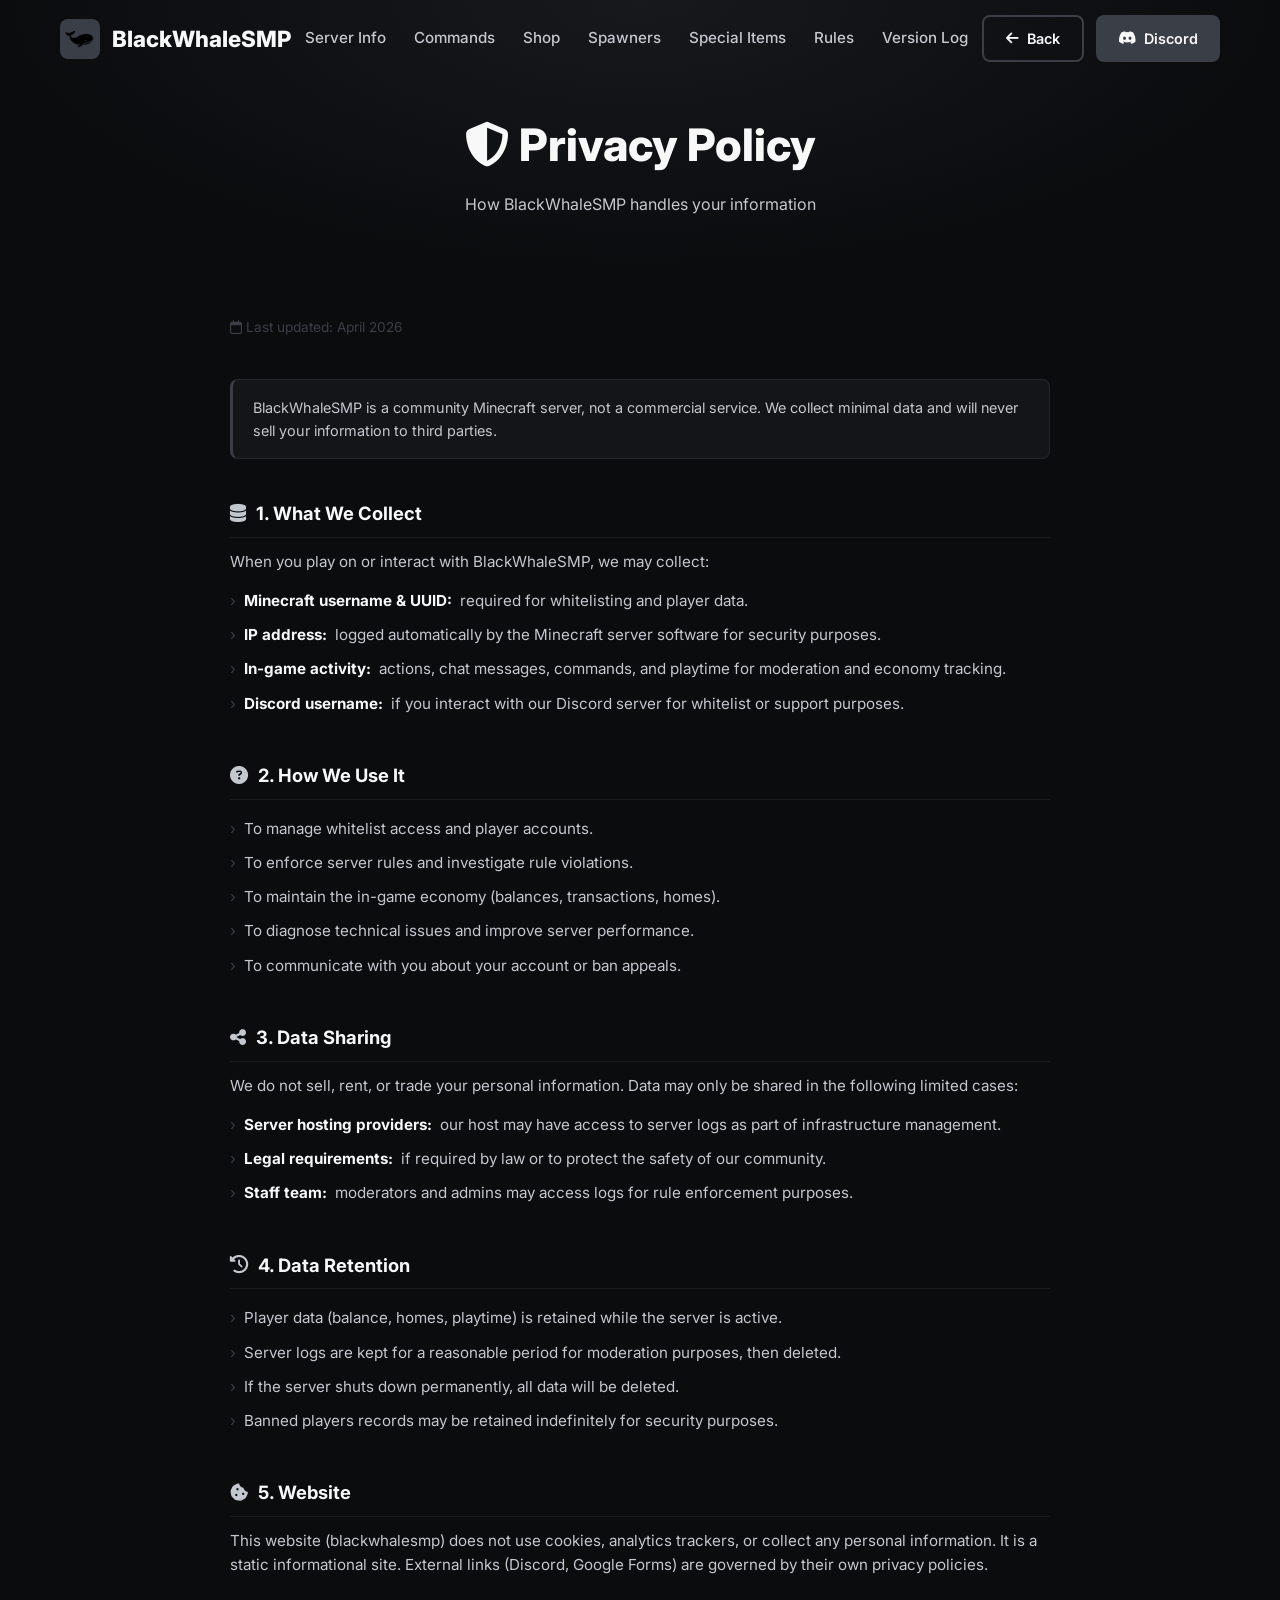
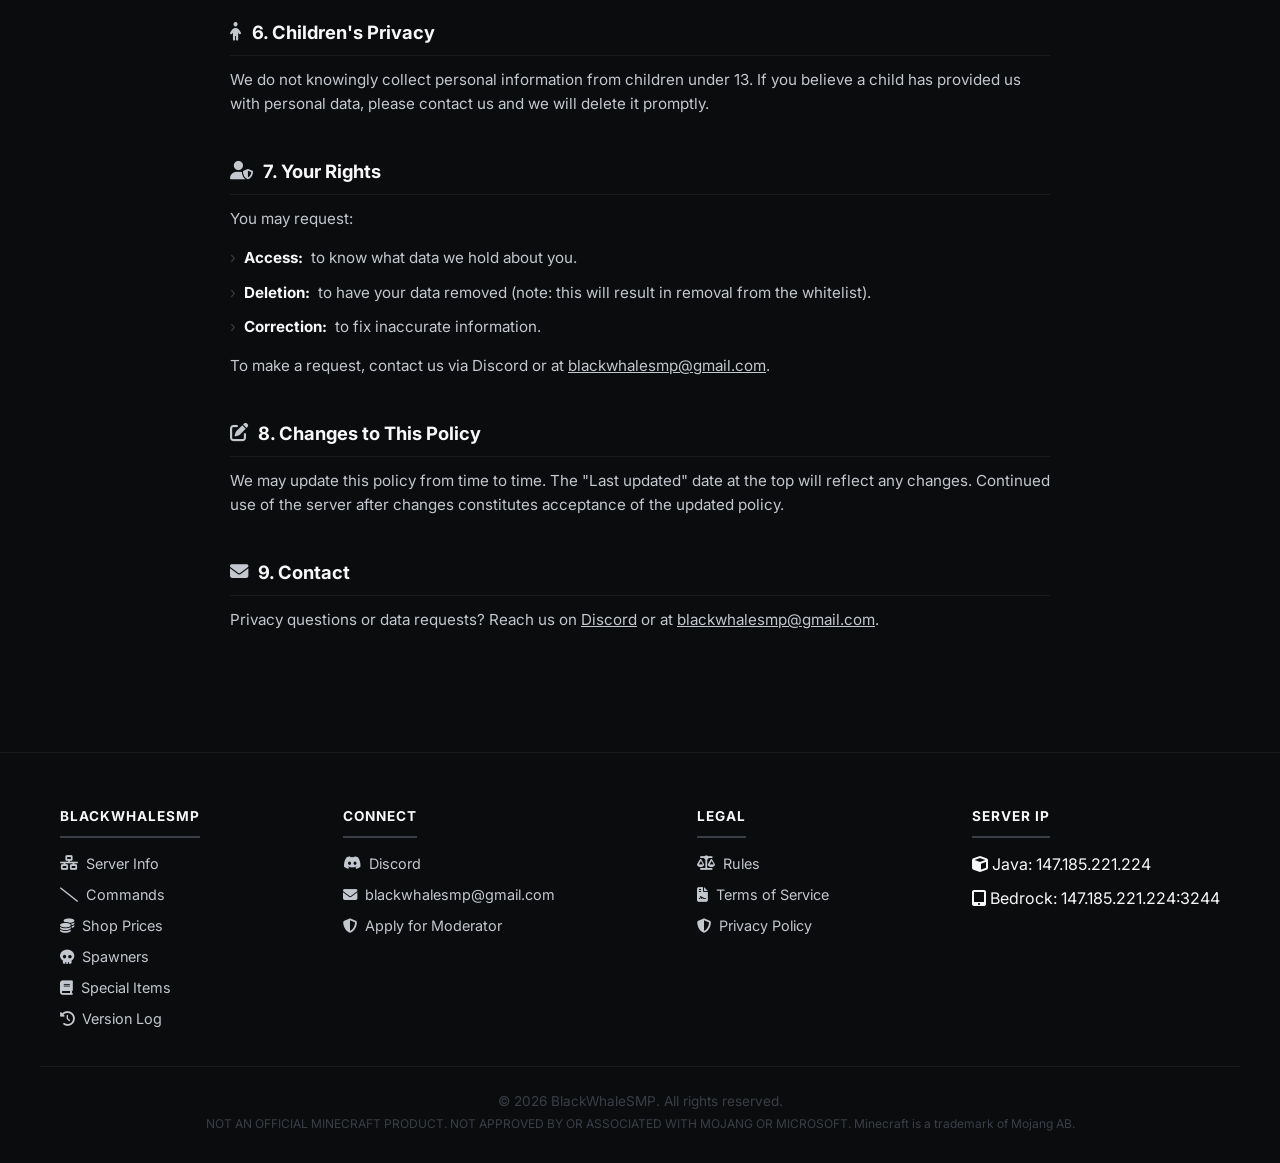
<file: privacy-policy.html>
﻿<!DOCTYPE html>
<html lang="en">
<head>
    <meta charset="UTF-8">
    <meta name="viewport" content="width=device-width, initial-scale=1.0">
    <title>Privacy Policy - BlackWhaleSMP</title>
    <link rel="canonical" href="https://blackwhalesmp.netlify.app/privacy-policy.html">
    <meta name="description" content="Privacy Policy for BlackWhaleSMP — how we handle your data.">
    <meta name="robots" content="index, follow">
    <meta property="og:type" content="website">
    <meta property="og:url" content="https://blackwhalesmp.netlify.app/privacy-policy.html">
    <meta property="og:title" content="Privacy Policy - BlackWhaleSMP">
    <meta property="og:description" content="Privacy Policy for BlackWhaleSMP — how we handle your data.">
    <meta property="og:image" content="https://blackwhalesmp.netlify.app/logo.png">
    <link rel="icon" href="logo.png" type="image/png">
    <link rel="shortcut icon" href="logo.png" type="image/png">
    <link rel="apple-touch-icon" href="logo.png">
    <link rel="preconnect" href="https://fonts.googleapis.com">
    <link rel="preconnect" href="https://fonts.gstatic.com" crossorigin>
    <link href="https://fonts.googleapis.com/css2?family=Inter:wght@300;400;500;600;700;800&display=swap" rel="stylesheet">
    <link rel="stylesheet" href="https://cdnjs.cloudflare.com/ajax/libs/font-awesome/6.4.0/css/all.min.css">
    <style>
        :root {
            --bg:      #0B0C0E;
            --surface: #1E2126;
            --muted:   #3A3F47;
            --silver:  #C3C7CE;
            --light:   #F8F8F9;
        }
        * { margin: 0; padding: 0; box-sizing: border-box; }
        body { font-family: 'Inter', sans-serif; background: var(--bg); color: var(--light); line-height: 1.6; }
        ::-webkit-scrollbar { width: 10px; }
        ::-webkit-scrollbar-track { background: var(--surface); }
        ::-webkit-scrollbar-thumb { background: var(--muted); border-radius: 5px; }
        ::-webkit-scrollbar-thumb:hover { background: var(--silver); }
        * { scrollbar-width: thin; scrollbar-color: var(--muted) var(--surface); }
        .container { max-width: 860px; margin: 0 auto; padding: 0 20px; }

        header { position: fixed; top: 0; left: 0; width: 100%; z-index: 1000; padding: 15px 0; transition: all 0.3s ease; }
        header.scrolled { background: rgba(11,12,14,0.95); backdrop-filter: blur(10px); box-shadow: 0 4px 20px rgba(0,0,0,0.4); }
        .navbar { display: flex; justify-content: space-between; align-items: center; width: 100%; max-width: 1200px; margin: 0 auto; padding: 0 20px; }
        .logo { display: flex; align-items: center; gap: 12px; font-weight: 800; font-size: 1.4rem; color: var(--light); text-decoration: none; }
        .logo-icon img { width: 40px; height: 40px; object-fit: contain; display: block; background: var(--muted); border-radius: 8px; padding: 4px; }
        .nav-links { display: flex; gap: 28px; flex: 1; justify-content: center; }
        .nav-links a { color: var(--silver); text-decoration: none; font-weight: 500; font-size: 0.95rem; position: relative; padding: 5px 0; transition: color 0.3s; }
        .nav-links a::after { content: ''; position: absolute; bottom: 0; left: 0; width: 0; height: 2px; background: var(--silver); transition: width 0.3s ease; }
        .nav-links a:hover { color: var(--light); }
        .nav-links a:hover::after { width: 100%; }
        .nav-buttons { display: flex; gap: 12px; }
        .btn { padding: 10px 22px; border-radius: 8px; font-weight: 600; font-size: 0.9rem; text-decoration: none; display: inline-flex; align-items: center; gap: 8px; transition: all 0.3s ease; cursor: pointer; border: none; font-family: 'Inter', sans-serif; white-space: nowrap; }
        .btn-primary { background: var(--muted); color: var(--light); }
        .btn-primary:hover { background: var(--silver); color: var(--bg); transform: translateY(-2px); box-shadow: 0 8px 20px rgba(0,0,0,0.3); }
        .btn-secondary { background: transparent; color: var(--light); border: 2px solid var(--muted); }
        .btn-secondary:hover { border-color: var(--silver); background: rgba(195,199,206,0.08); transform: translateY(-2px); }
        @media (max-width: 768px) { .nav-links { display: none; } }
        .hamburger { display:none; flex-direction:column; gap:5px; cursor:pointer; padding:4px; background:none; border:none; }
        .hamburger span { display:block; width:24px; height:2px; background:var(--light); border-radius:2px; transition:all 0.3s; }
        .hamburger.open span:nth-child(1) { transform:translateY(7px) rotate(45deg); }
        .hamburger.open span:nth-child(2) { opacity:0; }
        .hamburger.open span:nth-child(3) { transform:translateY(-7px) rotate(-45deg); }
        .mobile-menu { display:none; position:fixed; top:0; left:0; width:100%; height:100%; background:rgba(11,12,14,0.98); z-index:999; flex-direction:column; align-items:center; justify-content:center; gap:32px; }
        .mobile-menu.open { display:flex; }
        .mobile-menu a { color:var(--light); text-decoration:none; font-size:1.4rem; font-weight:600; transition:color 0.2s; }
        .mobile-menu a:hover { color:var(--silver); }
        .mobile-menu .mobile-menu-btns { display:flex; flex-direction:column; gap:12px; width:200px; }
        .mobile-menu .mobile-menu-btns .btn { width:100%; text-align:center; }
        @media (max-width:768px) { .nav-buttons { display:none; } .hamburger { display:flex; } }

        .doc-section { margin-bottom: 40px; }
        .doc-section h2 { font-size: 1.15rem; font-weight: 700; color: var(--light); margin-bottom: 12px; display: flex; align-items: center; gap: 10px; padding-bottom: 8px; border-bottom: 1px solid rgba(195,199,206,0.08); }
        .doc-section h2 i { color: var(--silver); }
        .doc-section p { color: var(--silver); font-size: 0.95rem; margin-bottom: 10px; }
        .doc-section ul { list-style: none; margin: 10px 0; }
        .doc-section ul li { color: var(--silver); font-size: 0.95rem; padding: 5px 0; display: flex; align-items: flex-start; gap: 8px; }
        .doc-section ul li::before { content: "›"; color: var(--muted); flex-shrink: 0; }
        .doc-section ul li strong { color: var(--light); }

        .notice { background: rgba(195,199,206,0.05); border: 1px solid rgba(195,199,206,0.1); border-left: 3px solid var(--muted); border-radius: 8px; padding: 16px 20px; margin-bottom: 40px; color: var(--silver); font-size: 0.9rem; }

        footer { background: #0B0C0E; border-top: 1px solid rgba(195,199,206,0.08); padding: 50px 0 28px; }
        .footer-grid { display: flex; justify-content: space-between; flex-wrap: wrap; gap: 36px; margin-bottom: 36px; max-width: 1200px; margin-left: auto; margin-right: auto; padding: 0 20px; }
        .footer-col h3 { font-size: 0.85rem; font-weight: 700; text-transform: uppercase; letter-spacing: 1px; color: var(--light); margin-bottom: 14px; padding-bottom: 8px; border-bottom: 2px solid var(--muted); display: inline-block; }
        .footer-links { list-style: none; display: flex; flex-direction: column; gap: 8px; }
        .footer-links a { color: var(--silver); text-decoration: none; font-size: 0.9rem; display: flex; align-items: center; gap: 8px; transition: color 0.3s; }
        .footer-links a:hover { color: var(--light); }
        .copyright { text-align: center; padding-top: 24px; border-top: 1px solid rgba(195,199,206,0.08); color: var(--muted); font-size: 0.85rem; max-width: 1200px; margin: 0 auto; padding-left: 20px; padding-right: 20px; }
        @media (max-width:768px) { .nav-links { display:none; } .nav-buttons { display:none; } .hamburger { display:flex; } }

        .page-header { padding: 110px 0 50px; text-align: center; background: radial-gradient(ellipse at 50% 0%, rgba(30,33,38,0.6) 0%, transparent 70%); }
        .page-header h1 { font-size: 2.8rem; font-weight: 800; margin-bottom: 10px; }
        .page-header p { color: var(--silver); font-size: 1rem; }
        .doc-body { padding: 50px 0 80px; }
        .last-updated { color: var(--muted); font-size: 0.85rem; margin-bottom: 40px; }
        .hamburger { display:none; flex-direction:column; gap:5px; cursor:pointer; padding:4px; background:none; border:none; }
        .hamburger span { display:block; width:24px; height:2px; background:var(--light); border-radius:2px; transition:all 0.3s; }
        .hamburger.open span:nth-child(1) { transform:translateY(7px) rotate(45deg); }
        .hamburger.open span:nth-child(2) { opacity:0; }
        .hamburger.open span:nth-child(3) { transform:translateY(-7px) rotate(-45deg); }
        .mobile-menu { display:none; position:fixed; top:0; left:0; width:100%; height:100%; background:rgba(11,12,14,0.98); z-index:999; flex-direction:column; align-items:center; justify-content:center; gap:32px; }
        .mobile-menu.open { display:flex; }
        .mobile-menu a { color:var(--light); text-decoration:none; font-size:1.4rem; font-weight:600; transition:color 0.2s; }
        .mobile-menu a:hover { color:var(--silver); }
        .mobile-menu .btn:hover { color: var(--bg) !important; }
        .mobile-menu .mobile-menu-btns { display:flex; flex-direction:column; gap:12px; width:200px; }
        .mobile-menu .mobile-menu-btns .btn { width:100%; text-align:center; }
        @media (max-width:768px) { .nav-links { display:none; } .nav-buttons { display:none; } .hamburger { display:flex; } }
    </style>
</head>
<body>

    <header id="header">
        <nav class="navbar">
            <a href="index.html" class="logo">
                <div class="logo-icon"><img src="logo.png" alt="BlackWhaleSMP"></div>
                <span>BlackWhaleSMP</span>
            </a>
            <div class="nav-links">
                <a href="index.html#server-info">Server Info</a>
                <a href="index.html#commands">Commands</a>
                <a href="index.html#shop">Shop</a>
                <a href="spawners.html">Spawners</a>
                <a href="special-items.html">Special Items</a>
                <a href="rules.html">Rules</a>
                <a href="versionlog.html">Version Log</a>
            </div>
            <div class="nav-buttons">
                <a href="index.html" class="btn btn-secondary"><i class="fas fa-arrow-left"></i> Back</a>
                <a href="https://discord.gg/MxjKHbhrRq" class="btn btn-primary" target="_blank"><i class="fab fa-discord"></i> Discord</a>
            </div>
            <button class="hamburger" id="hamburger"><span></span><span></span><span></span></button>
        </nav>
    </header>

    <div class="mobile-menu" id="mobileMenu">
        <a href="index.html#server-info" class="mobile-nav-link">Server Info</a>
        <a href="index.html#commands" class="mobile-nav-link">Commands</a>
        <a href="index.html#shop" class="mobile-nav-link">Shop</a>
        <a href="spawners.html" class="mobile-nav-link">Spawners</a>
        <a href="special-items.html" class="mobile-nav-link">Special Items</a>
        <a href="rules.html" class="mobile-nav-link">Rules</a>
        <a href="versionlog.html" class="mobile-nav-link">Version Log</a>
        <div class="mobile-menu-btns">
            <a href="index.html" class="btn btn-secondary"><i class="fas fa-arrow-left"></i> Back</a>
            <a href="https://discord.gg/MxjKHbhrRq" class="btn btn-primary" target="_blank"><i class="fab fa-discord"></i> Discord</a>
        </div>
    </div>

    <div class="page-header">
        <div class="container">
            <h1><i class="fa-solid fa-shield-halved"></i> Privacy Policy</h1>
            <p>How BlackWhaleSMP handles your information</p>
        </div>
    </div>

    <div class="doc-body">
        <div class="container">
            <p class="last-updated"><i class="fa-regular fa-calendar"></i> Last updated: April 2026</p>

            <div class="notice">
                BlackWhaleSMP is a community Minecraft server, not a commercial service. We collect minimal data and will never sell your information to third parties.
            </div>

            <div class="doc-section">
                <h2><i class="fa-solid fa-database"></i> 1. What We Collect</h2>
                <p>When you play on or interact with BlackWhaleSMP, we may collect:</p>
                <ul>
                    <li><strong>Minecraft username & UUID:</strong> required for whitelisting and player data.</li>
                    <li><strong>IP address:</strong> logged automatically by the Minecraft server software for security purposes.</li>
                    <li><strong>In-game activity:</strong> actions, chat messages, commands, and playtime for moderation and economy tracking.</li>
                    <li><strong>Discord username:</strong> if you interact with our Discord server for whitelist or support purposes.</li>
                </ul>
            </div>

            <div class="doc-section">
                <h2><i class="fa-solid fa-circle-question"></i> 2. How We Use It</h2>
                <ul>
                    <li>To manage whitelist access and player accounts.</li>
                    <li>To enforce server rules and investigate rule violations.</li>
                    <li>To maintain the in-game economy (balances, transactions, homes).</li>
                    <li>To diagnose technical issues and improve server performance.</li>
                    <li>To communicate with you about your account or ban appeals.</li>
                </ul>
            </div>

            <div class="doc-section">
                <h2><i class="fa-solid fa-share-nodes"></i> 3. Data Sharing</h2>
                <p>We do not sell, rent, or trade your personal information. Data may only be shared in the following limited cases:</p>
                <ul>
                    <li><strong>Server hosting providers:</strong> our host may have access to server logs as part of infrastructure management.</li>
                    <li><strong>Legal requirements:</strong> if required by law or to protect the safety of our community.</li>
                    <li><strong>Staff team:</strong> moderators and admins may access logs for rule enforcement purposes.</li>
                </ul>
            </div>

            <div class="doc-section">
                <h2><i class="fa-solid fa-clock-rotate-left"></i> 4. Data Retention</h2>
                <ul>
                    <li>Player data (balance, homes, playtime) is retained while the server is active.</li>
                    <li>Server logs are kept for a reasonable period for moderation purposes, then deleted.</li>
                    <li>If the server shuts down permanently, all data will be deleted.</li>
                    <li>Banned players records may be retained indefinitely for security purposes.</li>
                </ul>
            </div>

            <div class="doc-section">
                <h2><i class="fa-solid fa-cookie-bite"></i> 5. Website</h2>
                <p>This website (blackwhalesmp) does not use cookies, analytics trackers, or collect any personal information. It is a static informational site. External links (Discord, Google Forms) are governed by their own privacy policies.</p>
            </div>

            <div class="doc-section">
                <h2><i class="fa-solid fa-child"></i> 6. Children's Privacy</h2>
                <p>We do not knowingly collect personal information from children under 13. If you believe a child has provided us with personal data, please contact us and we will delete it promptly.</p>
            </div>

            <div class="doc-section">
                <h2><i class="fa-solid fa-user-shield"></i> 7. Your Rights</h2>
                <p>You may request:</p>
                <ul>
                    <li><strong>Access:</strong> to know what data we hold about you.</li>
                    <li><strong>Deletion:</strong> to have your data removed (note: this will result in removal from the whitelist).</li>
                    <li><strong>Correction:</strong> to fix inaccurate information.</li>
                </ul>
                <p>To make a request, contact us via Discord or at <a href="mailto:blackwhalesmp@gmail.com" style="color: var(--silver);">blackwhalesmp@gmail.com</a>.</p>
            </div>

            <div class="doc-section">
                <h2><i class="fa-solid fa-pen-to-square"></i> 8. Changes to This Policy</h2>
                <p>We may update this policy from time to time. The "Last updated" date at the top will reflect any changes. Continued use of the server after changes constitutes acceptance of the updated policy.</p>
            </div>

            <div class="doc-section">
                <h2><i class="fa-solid fa-envelope"></i> 9. Contact</h2>
                <p>Privacy questions or data requests? Reach us on <a href="https://discord.gg/MxjKHbhrRq" target="_blank" style="color: var(--silver);">Discord</a> or at <a href="mailto:blackwhalesmp@gmail.com" style="color: var(--silver);">blackwhalesmp@gmail.com</a>.</p>
            </div>
        </div>
    </div>

    <footer>
        <div class="footer-grid">
            <div class="footer-col">
                <h3>BlackWhaleSMP</h3>
                <ul class="footer-links">
                    <li><a href="index.html#server-info"><i class="fas fa-network-wired" aria-hidden="true"></i> Server Info</a></li>
                    <li><a href="index.html#commands"><i class="fas fa-slash" aria-hidden="true"></i> Commands</a></li>
                    <li><a href="index.html#shop"><i class="fas fa-coins" aria-hidden="true"></i> Shop Prices</a></li>
                    <li><a href="spawners.html"><i class="fas fa-skull" aria-hidden="true"></i> Spawners</a></li>
                    <li><a href="special-items.html"><i class="fas fa-book" aria-hidden="true"></i> Special Items</a></li>
                    <li><a href="versionlog.html"><i class="fas fa-clock-rotate-left" aria-hidden="true"></i> Version Log</a></li>
                </ul>
            </div>
            <div class="footer-col">
                <h3>Connect</h3>
                <ul class="footer-links">
                    <li><a href="https://discord.gg/MxjKHbhrRq" target="_blank"><i class="fab fa-discord" aria-hidden="true"></i> Discord</a></li>
                    <li><a href="mailto:blackwhalesmp@gmail.com"><i class="fas fa-envelope" aria-hidden="true"></i> blackwhalesmp@gmail.com</a></li>
                    <li><a href="https://forms.gle/mxeg2DpXF7q8PiGa8" target="_blank"><i class="fas fa-shield-halved" aria-hidden="true"></i> Apply for Moderator</a></li>
                </ul>
            </div>
            <div class="footer-col">
                <h3>Legal</h3>
                <ul class="footer-links">
                    <li><a href="rules.html"><i class="fas fa-scale-balanced" aria-hidden="true"></i> Rules</a></li>
                    <li><a href="terms-of-service.html"><i class="fas fa-file-contract" aria-hidden="true"></i> Terms of Service</a></li>
                    <li><a href="privacy-policy.html"><i class="fas fa-shield-halved" aria-hidden="true"></i> Privacy Policy</a></li>
                </ul>
            </div>
            <div class="footer-col">
                <h3>Server IP</h3>
                <ul class="footer-links">
                    <li><span style="cursor:default;user-select:all;"><i class="fas fa-cube" aria-hidden="true"></i> Java: 147.185.221.224</span></li>
                    <li><span style="cursor:default;user-select:all;"><i class="fas fa-tablet-alt" aria-hidden="true"></i> Bedrock: 147.185.221.224:3244</span></li>
                </ul>
            </div>
        </div>
        <div class="copyright">&copy; 2026 BlackWhaleSMP. All rights reserved.<br><span style="font-size:0.75rem;">NOT AN OFFICIAL MINECRAFT PRODUCT. NOT APPROVED BY OR ASSOCIATED WITH MOJANG OR MICROSOFT. Minecraft is a trademark of Mojang AB.</span></div>
    </footer>

    <script>
        const header = document.getElementById('header');
        window.addEventListener('scroll', () => header.classList.toggle('scrolled', window.scrollY > 50));
        const hamburger = document.getElementById('hamburger');
        const mobileMenu = document.getElementById('mobileMenu');
        hamburger.addEventListener('click', () => { hamburger.classList.toggle('open'); mobileMenu.classList.toggle('open'); document.body.style.overflow = mobileMenu.classList.contains('open') ? 'hidden' : ''; });
        document.querySelectorAll('.mobile-nav-link, .mobile-menu-btns .btn').forEach(l => l.addEventListener('click', () => { hamburger.classList.remove('open'); mobileMenu.classList.remove('open'); document.body.style.overflow = ''; }));
    </script>
</body>
</html>
</file>
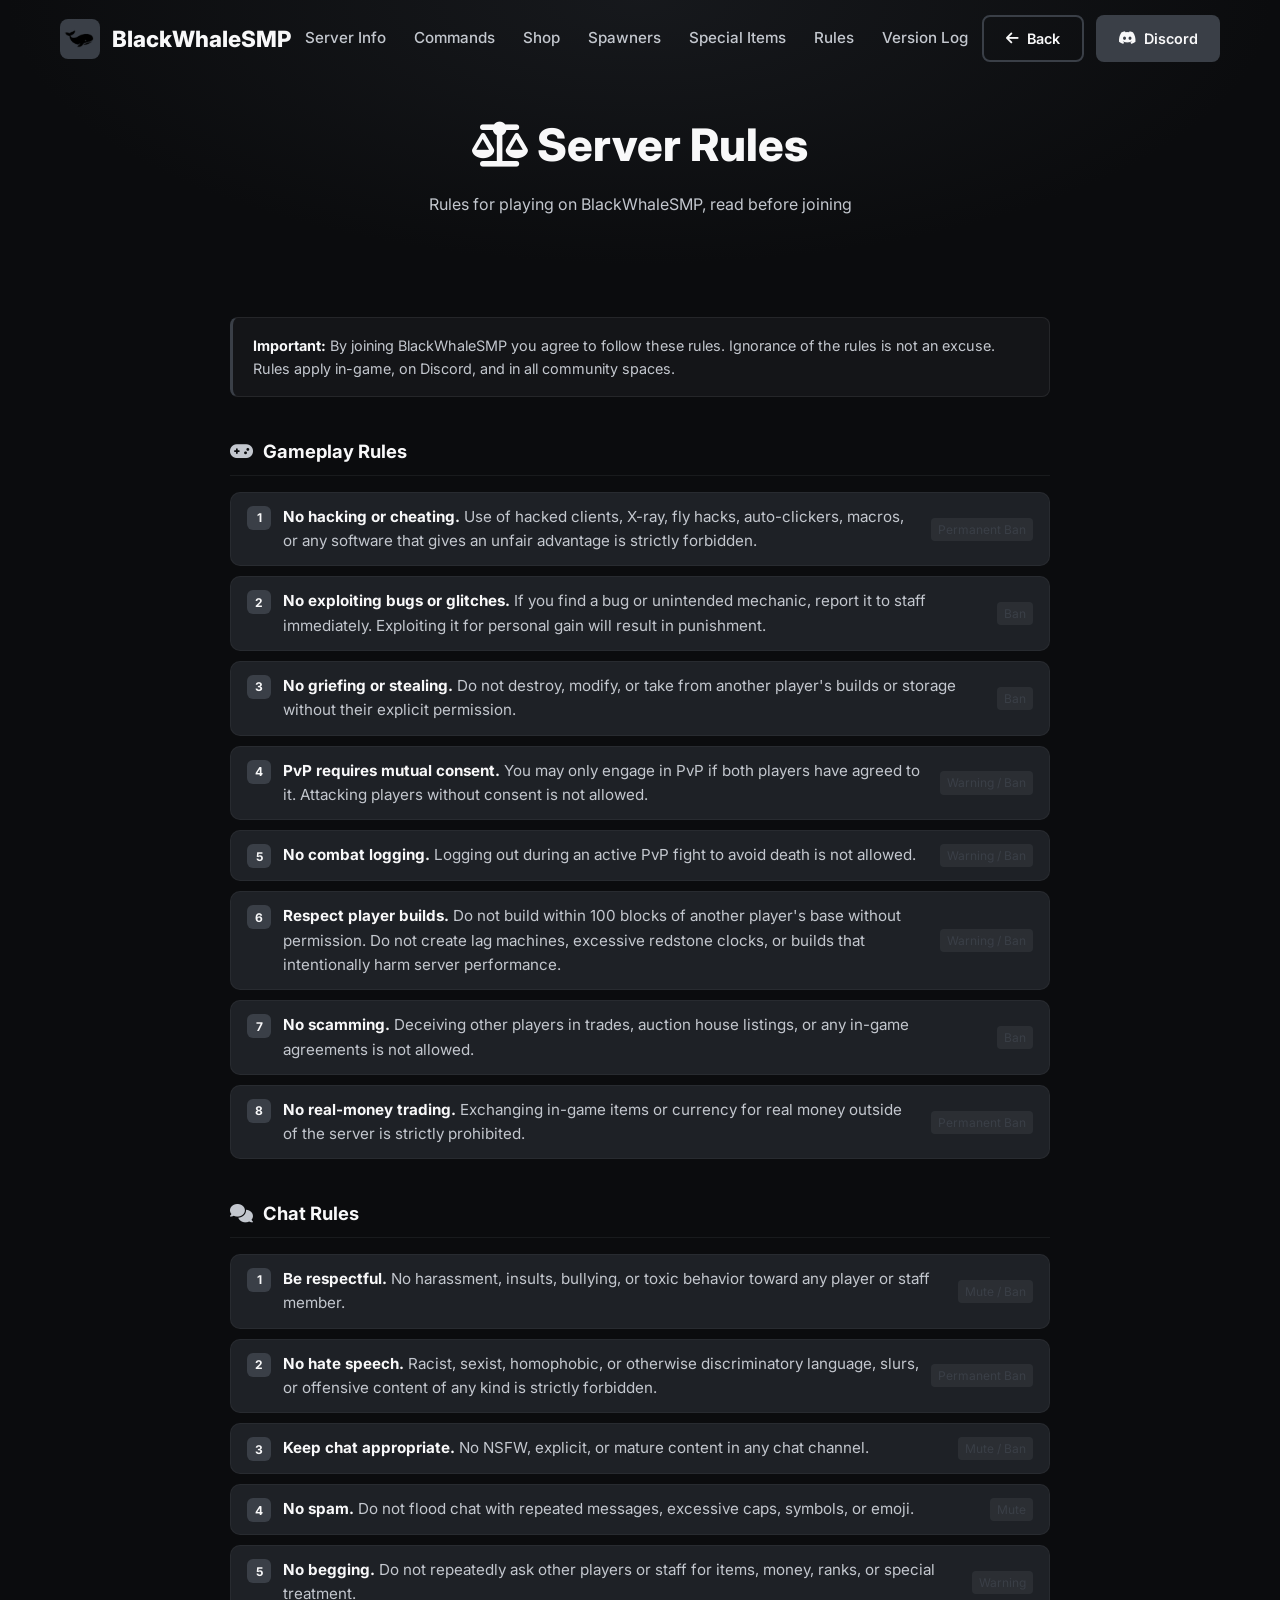
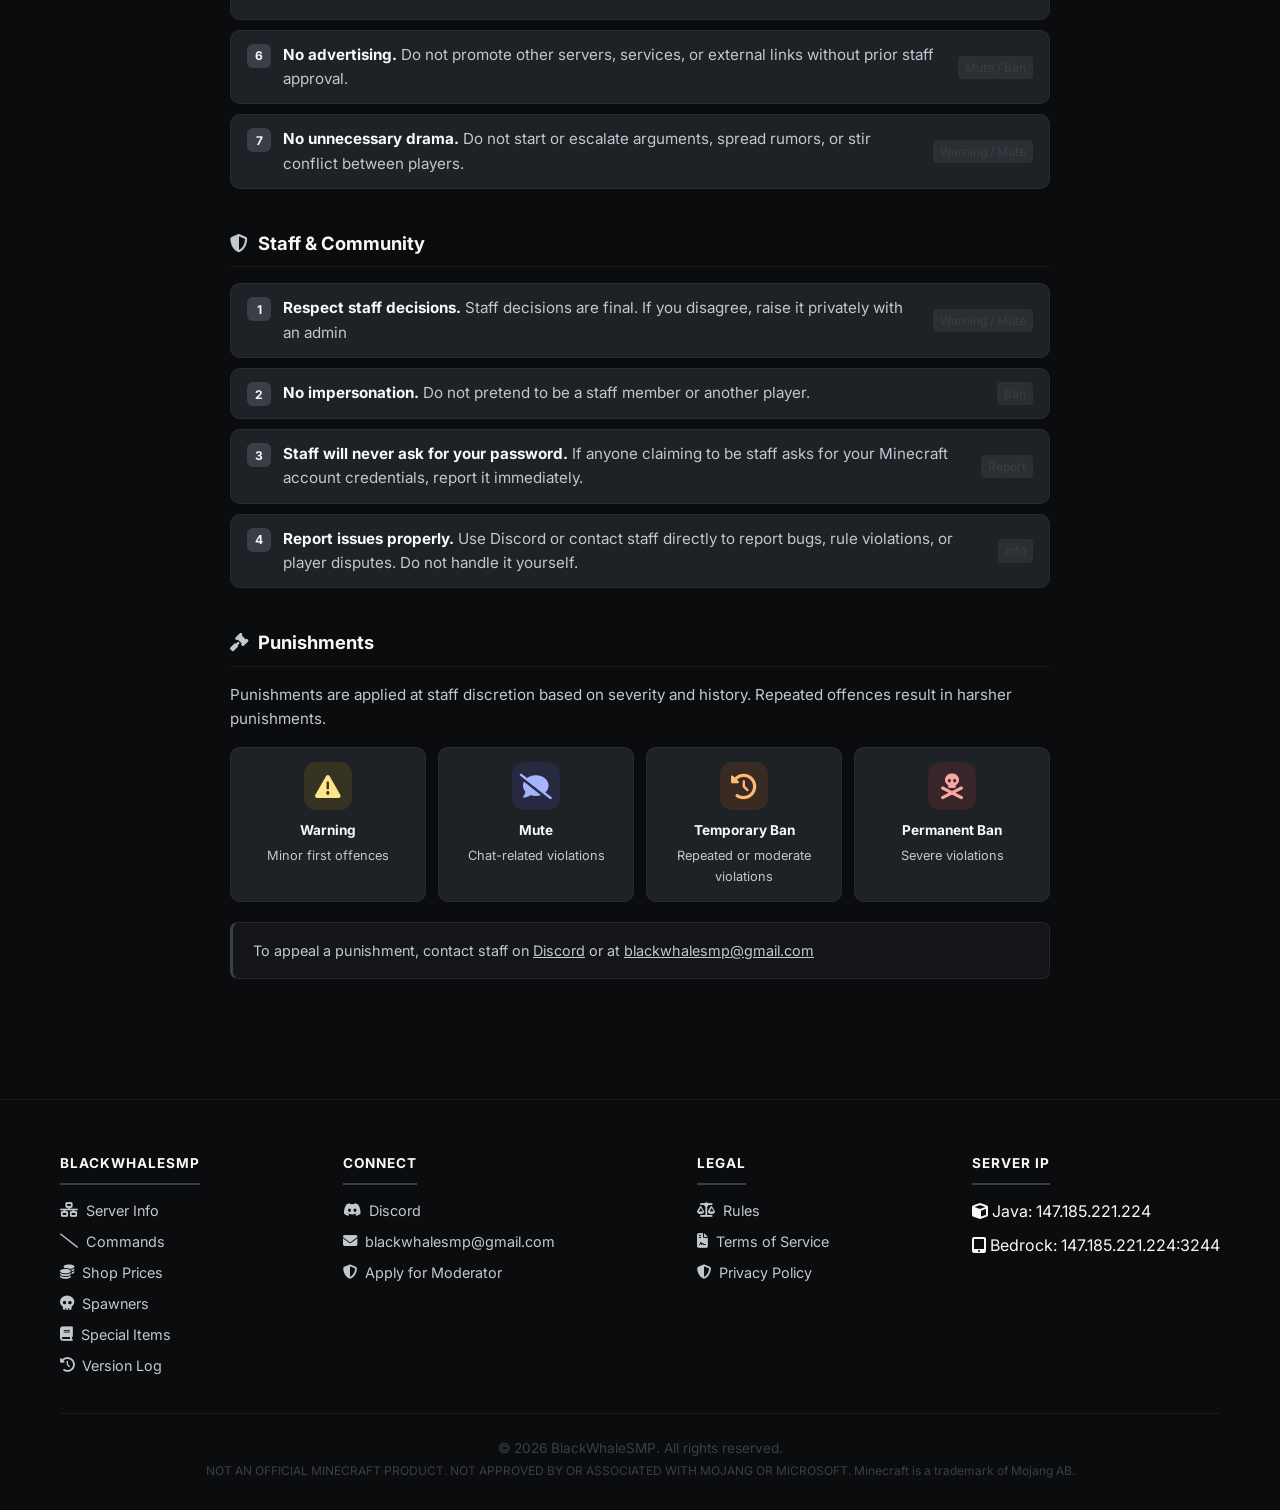
<file: rules.html>
﻿<!DOCTYPE html>
<html lang="en">
<head>
    <meta charset="UTF-8">
    <meta name="viewport" content="width=device-width, initial-scale=1.0">
    <title>Server Rules — BlackWhaleSMP</title>
    <link rel="canonical" href="https://blackwhalesmp.netlify.app/rules.html">
    <link rel="icon" href="logo.png" type="image/png">
    <link rel="shortcut icon" href="logo.png" type="image/png">
    <link rel="apple-touch-icon" href="logo.png">
    <meta name="description" content="Read the official BlackWhaleSMP server rules covering gameplay, chat, and community conduct before joining.">
    <meta property="og:type" content="website">
    <meta property="og:url" content="https://blackwhalesmp.netlify.app/rules.html">
    <meta property="og:title" content="Server Rules — BlackWhaleSMP">
    <meta property="og:description" content="Official BlackWhaleSMP server rules covering gameplay, chat, and community conduct.">
    <meta name="robots" content="index, follow">
    <meta property="og:image" content="https://blackwhalesmp.netlify.app/logo.png">
    <link rel="preconnect" href="https://fonts.googleapis.com">
    <link rel="preconnect" href="https://fonts.gstatic.com" crossorigin>
    <link href="https://fonts.googleapis.com/css2?family=Inter:wght@300;400;500;600;700;800&display=swap" rel="stylesheet">
    <link rel="stylesheet" href="https://cdnjs.cloudflare.com/ajax/libs/font-awesome/6.4.0/css/all.min.css">
    <style>
        :root {
            --bg:      #0B0C0E;
            --surface: #1E2126;
            --muted:   #3A3F47;
            --silver:  #C3C7CE;
            --light:   #F8F8F9;
        }
        * { margin: 0; padding: 0; box-sizing: border-box; }
        body { font-family: 'Inter', sans-serif; background: var(--bg); color: var(--light); line-height: 1.6; }
        ::-webkit-scrollbar { width: 10px; }
        ::-webkit-scrollbar-track { background: var(--surface); }
        ::-webkit-scrollbar-thumb { background: var(--muted); border-radius: 5px; }
        ::-webkit-scrollbar-thumb:hover { background: var(--silver); }
        * { scrollbar-width: thin; scrollbar-color: var(--muted) var(--surface); }
        .container { max-width: 860px; margin: 0 auto; padding: 0 20px; }

        header { position: fixed; top: 0; left: 0; width: 100%; z-index: 1000; padding: 15px 0; transition: all 0.3s ease; }
        header.scrolled { background: rgba(11,12,14,0.95); backdrop-filter: blur(10px); box-shadow: 0 4px 20px rgba(0,0,0,0.4); }
        .navbar { display: flex; justify-content: space-between; align-items: center; width: 100%; max-width: 1200px; margin: 0 auto; padding: 0 20px; }
        .logo { display: flex; align-items: center; gap: 12px; font-weight: 800; font-size: 1.4rem; color: var(--light); text-decoration: none; }
        .logo-icon img { width: 40px; height: 40px; object-fit: contain; display: block; background: var(--muted); border-radius: 8px; padding: 4px; }
        .nav-links { display: flex; gap: 28px; flex: 1; justify-content: center; }
        .nav-links a { color: var(--silver); text-decoration: none; font-weight: 500; font-size: 0.95rem; position: relative; padding: 5px 0; transition: color 0.3s; }
        .nav-links a::after { content: ''; position: absolute; bottom: 0; left: 0; width: 0; height: 2px; background: var(--silver); transition: width 0.3s ease; }
        .nav-links a:hover { color: var(--light); }
        .nav-links a:hover::after { width: 100%; }
        .nav-buttons { display: flex; gap: 12px; }
        .btn { padding: 10px 22px; border-radius: 8px; font-weight: 600; font-size: 0.9rem; text-decoration: none; display: inline-flex; align-items: center; gap: 8px; transition: all 0.3s ease; cursor: pointer; border: none; font-family: 'Inter', sans-serif; white-space: nowrap; }
        .btn-primary { background: var(--muted); color: var(--light); }
        .btn-primary:hover { background: var(--silver); color: var(--bg); transform: translateY(-2px); box-shadow: 0 8px 20px rgba(0,0,0,0.3); }
        .btn-secondary { background: transparent; color: var(--light); border: 2px solid var(--muted); }
        .btn-secondary:hover { border-color: var(--silver); background: rgba(195,199,206,0.08); transform: translateY(-2px); }
        @media (max-width: 768px) { .nav-links { display: none; } }

        .page-header { padding: 110px 0 50px; text-align: center; background: radial-gradient(ellipse at 50% 0%, rgba(30,33,38,0.6) 0%, transparent 70%); }
        .page-header h1 { font-size: 2.8rem; font-weight: 800; margin-bottom: 10px; }
        .page-header p { color: var(--silver); font-size: 1rem; }

        .doc-body { padding: 50px 0 80px; }

        .notice { background: rgba(195,199,206,0.05); border: 1px solid rgba(195,199,206,0.1); border-left: 3px solid var(--muted); border-radius: 8px; padding: 16px 20px; margin-bottom: 40px; color: var(--silver); font-size: 0.9rem; }
        .notice strong { color: var(--light); }

        .rule-section { margin-bottom: 40px; }
        .rule-section h2 { font-size: 1.15rem; font-weight: 700; color: var(--light); margin-bottom: 16px; display: flex; align-items: center; gap: 10px; padding-bottom: 8px; border-bottom: 1px solid rgba(195,199,206,0.08); }
        .rule-section h2 i { color: var(--silver); }

        .rule-list { list-style: none; display: flex; flex-direction: column; gap: 10px; }
        .rule-list li { display: flex; align-items: flex-start; gap: 12px; background: var(--surface); border: 1px solid rgba(195,199,206,0.06); border-radius: 10px; padding: 12px 16px; font-size: 0.95rem; color: var(--silver); transition: border-color 0.2s; }
        .rule-list li:hover { border-color: rgba(195,199,206,0.15); }
        .rule-list li .rule-num { min-width: 24px; height: 24px; background: var(--muted); border-radius: 6px; display: flex; align-items: center; justify-content: center; font-size: 0.75rem; font-weight: 700; color: var(--light); flex-shrink: 0; margin-top: 1px; }
        .rule-list li strong { color: var(--light); }
        .rule-list li .tag { font-size: 0.75rem; background: rgba(195,199,206,0.08); color: var(--muted); border-radius: 4px; padding: 2px 7px; margin-left: auto; flex-shrink: 0; align-self: center; }
        .tag-ban { background: rgba(239,68,68,0.12); color: #fca5a5; }
        .tag-mute { background: rgba(234,179,8,0.12); color: #fde68a; }
        .tag-warn { background: rgba(74,222,128,0.12); color: #86efac; }

        .punishment-grid { display: grid; grid-template-columns: repeat(auto-fit, minmax(180px, 1fr)); gap: 12px; margin-top: 4px; }
        .punishment-card { background: var(--surface); border: 1px solid rgba(195,199,206,0.06); border-radius: 10px; padding: 14px 16px; text-align: center; }
        .punishment-card .p-icon { font-size: 1.6rem; margin-bottom: 8px; width: 48px; height: 48px; border-radius: 12px; display: flex; align-items: center; justify-content: center; margin: 0 auto 10px; }
        .punishment-card .p-icon.icon-warn  { background: rgba(234,179,8,0.12);  color: #fde68a; }
        .punishment-card .p-icon.icon-mute  { background: rgba(99,102,241,0.12); color: #a5b4fc; }
        .punishment-card .p-icon.icon-temp  { background: rgba(249,115,22,0.12); color: #fdba74; }
        .punishment-card .p-icon.icon-perm  { background: rgba(239,68,68,0.12);  color: #fca5a5; }
        .punishment-card .p-title { font-size: 0.85rem; font-weight: 700; color: var(--light); margin-bottom: 4px; }
        .punishment-card .p-desc { font-size: 0.8rem; color: var(--silver); }

        footer { background: #0B0C0E; border-top: 1px solid rgba(195,199,206,0.08); padding: 50px 0 28px; }
        .footer-container { max-width: 1200px; margin: 0 auto; padding: 0 20px; }
        .footer-grid { display: flex; justify-content: space-between; flex-wrap: wrap; gap: 36px; margin-bottom: 36px; }
        .footer-col h3 { font-size: 0.85rem; font-weight: 700; text-transform: uppercase; letter-spacing: 1px; color: var(--light); margin-bottom: 14px; padding-bottom: 8px; border-bottom: 2px solid var(--muted); display: inline-block; }
        .footer-links { list-style: none; display: flex; flex-direction: column; gap: 8px; }
        .footer-links a { color: var(--silver); text-decoration: none; font-size: 0.9rem; display: flex; align-items: center; gap: 8px; transition: color 0.3s; }
        .footer-links a:hover { color: var(--light); }
        .copyright { text-align: center; padding-top: 24px; border-top: 1px solid rgba(195,199,206,0.08); color: var(--muted); font-size: 0.85rem; }
        @media (max-width: 768px) { .footer-grid { flex-direction: column; gap: 24px; } .page-header h1 { font-size: 2rem; } .punishment-grid { grid-template-columns: 1fr 1fr; } }
        @media (max-width: 480px) { .page-header { padding-top: 90px; } .page-header h1 { font-size: 1.7rem; } }
        .hamburger { display:none; flex-direction:column; gap:5px; cursor:pointer; padding:4px; background:none; border:none; }
        .hamburger span { display:block; width:24px; height:2px; background:var(--light); border-radius:2px; transition:all 0.3s; }
        .hamburger.open span:nth-child(1) { transform:translateY(7px) rotate(45deg); }
        .hamburger.open span:nth-child(2) { opacity:0; }
        .hamburger.open span:nth-child(3) { transform:translateY(-7px) rotate(-45deg); }
        .mobile-menu { display:none; position:fixed; top:0; left:0; width:100%; height:100%; background:rgba(11,12,14,0.98); z-index:999; flex-direction:column; align-items:center; justify-content:center; gap:32px; }
        .mobile-menu.open { display:flex; }
        .mobile-menu a { color:var(--light); text-decoration:none; font-size:1.4rem; font-weight:600; transition:color 0.2s; }
        .mobile-menu a:hover { color:var(--silver); }
        .mobile-menu .btn:hover { color: var(--bg) !important; }
        .mobile-menu .mobile-menu-btns { display:flex; flex-direction:column; gap:12px; width:200px; }
        .mobile-menu .mobile-menu-btns .btn { width:100%; text-align:center; }
        @media (max-width:768px) { .nav-links { display:none; } .nav-buttons { display:none; } .hamburger { display:flex; } }
    </style>
</head>
<body>

    <header id="header">
        <nav class="navbar">
            <a href="index.html" class="logo">
                <div class="logo-icon"><img src="logo.png" alt="BlackWhaleSMP"></div>
                <span>BlackWhaleSMP</span>
            </a>
            <div class="nav-links">
                <a href="index.html#server-info">Server Info</a>
                <a href="index.html#commands">Commands</a>
                <a href="index.html#shop">Shop</a>
                <a href="spawners.html">Spawners</a>
                <a href="special-items.html">Special Items</a>
                <a href="rules.html" class="active">Rules</a>
                <a href="versionlog.html">Version Log</a>
            </div>
            <div class="nav-buttons">
                <a href="index.html" class="btn btn-secondary"><i class="fas fa-arrow-left"></i> Back</a>
                <a href="https://discord.gg/MxjKHbhrRq" class="btn btn-primary" target="_blank"><i class="fab fa-discord"></i> Discord</a>
            </div>
            <button class="hamburger" id="hamburger"><span></span><span></span><span></span></button>
        </nav>
    </header>

    <div class="mobile-menu" id="mobileMenu">
        <a href="index.html#server-info" class="mobile-nav-link">Server Info</a>
        <a href="index.html#commands" class="mobile-nav-link">Commands</a>
        <a href="index.html#shop" class="mobile-nav-link">Shop</a>
        <a href="spawners.html" class="mobile-nav-link">Spawners</a>
        <a href="special-items.html" class="mobile-nav-link">Special Items</a>
        <a href="rules.html" class="mobile-nav-link">Rules</a>
        <a href="versionlog.html" class="mobile-nav-link">Version Log</a>
        <div class="mobile-menu-btns">
            <a href="index.html" class="btn btn-secondary"><i class="fas fa-arrow-left"></i> Back</a>
            <a href="https://discord.gg/MxjKHbhrRq" class="btn btn-primary" target="_blank"><i class="fab fa-discord"></i> Discord</a>
        </div>
    </div>

    <div class="page-header">
        <div class="container">
            <h1><i class="fa-solid fa-scale-balanced"></i> Server Rules</h1>
            <p>Rules for playing on BlackWhaleSMP, read before joining</p>
        </div>
    </div>

    <div class="doc-body">
        <div class="container">

            <div class="notice">
                <strong>Important:</strong> By joining BlackWhaleSMP you agree to follow these rules. Ignorance of the rules is not an excuse. Rules apply in-game, on Discord, and in all community spaces.
            </div>

            <!-- GAMEPLAY -->
            <div class="rule-section">
                <h2><i class="fa-solid fa-gamepad"></i> Gameplay Rules</h2>
                <ul class="rule-list">
                    <li>
                        <div class="rule-num">1</div>
                        <div><strong>No hacking or cheating.</strong> Use of hacked clients, X-ray, fly hacks, auto-clickers, macros, or any software that gives an unfair advantage is strictly forbidden.</div>
                        <span class="tag tag-ban">Permanent Ban</span>
                    </li>
                    <li>
                        <div class="rule-num">2</div>
                        <div><strong>No exploiting bugs or glitches.</strong> If you find a bug or unintended mechanic, report it to staff immediately. Exploiting it for personal gain will result in punishment.</div>
                        <span class="tag tag-ban">Ban</span>
                    </li>
                    <li>
                        <div class="rule-num">3</div>
                        <div><strong>No griefing or stealing.</strong> Do not destroy, modify, or take from another player's builds or storage without their explicit permission.</div>
                        <span class="tag tag-ban">Ban</span>
                    </li>
                    <li>
                        <div class="rule-num">4</div>
                        <div><strong>PvP requires mutual consent.</strong> You may only engage in PvP if both players have agreed to it. Attacking players without consent is not allowed.</div>
                        <span class="tag tag-warn">Warning / Ban</span>
                    </li>
                    <li>
                        <div class="rule-num">5</div>
                        <div><strong>No combat logging.</strong> Logging out during an active PvP fight to avoid death is not allowed.</div>
                        <span class="tag tag-warn">Warning / Ban</span>
                    </li>
                    <li>
                        <div class="rule-num">6</div>
                        <div><strong>Respect player builds.</strong> Do not build within 100 blocks of another player's base without permission. Do not create lag machines, excessive redstone clocks, or builds that intentionally harm server performance.</div>
                        <span class="tag tag-warn">Warning / Ban</span>
                    </li>
                    <li>
                        <div class="rule-num">7</div>
                        <div><strong>No scamming.</strong> Deceiving other players in trades, auction house listings, or any in-game agreements is not allowed.</div>
                        <span class="tag tag-ban">Ban</span>
                    </li>
                    <li>
                        <div class="rule-num">8</div>
                        <div><strong>No real-money trading.</strong> Exchanging in-game items or currency for real money outside of the server is strictly prohibited.</div>
                        <span class="tag tag-ban">Permanent Ban</span>
                    </li>
                </ul>
            </div>

            <!-- CHAT -->
            <div class="rule-section">
                <h2><i class="fa-solid fa-comments"></i> Chat Rules</h2>
                <ul class="rule-list">
                    <li>
                        <div class="rule-num">1</div>
                        <div><strong>Be respectful.</strong> No harassment, insults, bullying, or toxic behavior toward any player or staff member.</div>
                        <span class="tag tag-mute">Mute / Ban</span>
                    </li>
                    <li>
                        <div class="rule-num">2</div>
                        <div><strong>No hate speech.</strong> Racist, sexist, homophobic, or otherwise discriminatory language, slurs, or offensive content of any kind is strictly forbidden.</div>
                        <span class="tag tag-ban">Permanent Ban</span>
                    </li>
                    <li>
                        <div class="rule-num">3</div>
                        <div><strong>Keep chat appropriate.</strong> No NSFW, explicit, or mature content in any chat channel.</div>
                        <span class="tag tag-mute">Mute / Ban</span>
                    </li>
                    <li>
                        <div class="rule-num">4</div>
                        <div><strong>No spam.</strong> Do not flood chat with repeated messages, excessive caps, symbols, or emoji.</div>
                        <span class="tag tag-mute">Mute</span>
                    </li>
                    <li>
                        <div class="rule-num">5</div>
                        <div><strong>No begging.</strong> Do not repeatedly ask other players or staff for items, money, ranks, or special treatment.</div>
                        <span class="tag tag-warn">Warning</span>
                    </li>
                    <li>
                        <div class="rule-num">6</div>
                        <div><strong>No advertising.</strong> Do not promote other servers, services, or external links without prior staff approval.</div>
                        <span class="tag tag-mute">Mute / Ban</span>
                    </li>
                    <li>
                        <div class="rule-num">7</div>
                        <div><strong>No unnecessary drama.</strong> Do not start or escalate arguments, spread rumors, or stir conflict between players.</div>
                        <span class="tag tag-warn">Warning / Mute</span>
                    </li>
                </ul>
            </div>

            <!-- STAFF -->
            <div class="rule-section">
                <h2><i class="fa-solid fa-shield-halved"></i> Staff & Community</h2>
                <ul class="rule-list">
                    <li>
                        <div class="rule-num">1</div>
                        <div><strong>Respect staff decisions.</strong> Staff decisions are final. If you disagree, raise it privately with an admin</div>
                        <span class="tag tag-warn">Warning / Mute</span>
                    </li>
                    <li>
                        <div class="rule-num">2</div>
                        <div><strong>No impersonation.</strong> Do not pretend to be a staff member or another player.</div>
                        <span class="tag tag-ban">Ban</span>
                    </li>
                    <li>
                        <div class="rule-num">3</div>
                        <div><strong>Staff will never ask for your password.</strong> If anyone claiming to be staff asks for your Minecraft account credentials, report it immediately.</div>
                        <span class="tag tag-warn">Report</span>
                    </li>
                    <li>
                        <div class="rule-num">4</div>
                        <div><strong>Report issues properly.</strong> Use Discord or contact staff directly to report bugs, rule violations, or player disputes. Do not handle it yourself.</div>
                        <span class="tag tag-warn">Info</span>
                    </li>
                </ul>
            </div>

            <!-- PUNISHMENTS -->
            <div class="rule-section">
                <h2><i class="fa-solid fa-gavel"></i> Punishments</h2>
                <p style="color: var(--silver); font-size: 0.95rem; margin-bottom: 16px;">Punishments are applied at staff discretion based on severity and history. Repeated offences result in harsher punishments.</p>
                <div class="punishment-grid">
                    <div class="punishment-card">
                        <div class="p-icon icon-warn"><i class="fa-solid fa-triangle-exclamation"></i></div>
                        <div class="p-title">Warning</div>
                        <div class="p-desc">Minor first offences</div>
                    </div>
                    <div class="punishment-card">
                        <div class="p-icon icon-mute"><i class="fa-solid fa-comment-slash"></i></div>
                        <div class="p-title">Mute</div>
                        <div class="p-desc">Chat-related violations</div>
                    </div>
                    <div class="punishment-card">
                        <div class="p-icon icon-temp"><i class="fa-solid fa-clock-rotate-left"></i></div>
                        <div class="p-title">Temporary Ban</div>
                        <div class="p-desc">Repeated or moderate violations</div>
                    </div>
                    <div class="punishment-card">
                        <div class="p-icon icon-perm"><i class="fa-solid fa-skull-crossbones"></i></div>
                        <div class="p-title">Permanent Ban</div>
                        <div class="p-desc">Severe violations</div>
                    </div>
                </div>
                <div class="notice" style="margin-top: 20px; margin-bottom: 0;">
                    To appeal a punishment, contact staff on <a href="https://discord.gg/MxjKHbhrRq" target="_blank" style="color: var(--silver);">Discord</a> or at <a href="mailto:blackwhalesmp@gmail.com" style="color: var(--silver);">blackwhalesmp@gmail.com</a>
                </div>
            </div>

        </div>
    </div>

    <footer>
        <div class="footer-container">
            <div class="footer-grid">
                <div class="footer-col">
                    <h3>BlackWhaleSMP</h3>
                    <ul class="footer-links">
                        <li><a href="index.html#server-info"><i class="fas fa-network-wired" aria-hidden="true"></i> Server Info</a></li>
                        <li><a href="index.html#commands"><i class="fas fa-slash" aria-hidden="true"></i> Commands</a></li>
                        <li><a href="index.html#shop"><i class="fas fa-coins" aria-hidden="true"></i> Shop Prices</a></li>
                        <li><a href="spawners.html"><i class="fas fa-skull" aria-hidden="true"></i> Spawners</a></li>
                        <li><a href="special-items.html"><i class="fas fa-book" aria-hidden="true"></i> Special Items</a></li>
                        <li><a href="versionlog.html"><i class="fas fa-clock-rotate-left" aria-hidden="true"></i> Version Log</a></li>
                    </ul>
                </div>
                <div class="footer-col">
                    <h3>Connect</h3>
                    <ul class="footer-links">
                        <li><a href="https://discord.gg/MxjKHbhrRq" target="_blank"><i class="fab fa-discord" aria-hidden="true"></i> Discord</a></li>
                        <li><a href="mailto:blackwhalesmp@gmail.com"><i class="fas fa-envelope" aria-hidden="true"></i> blackwhalesmp@gmail.com</a></li>
                        <li><a href="https://forms.gle/mxeg2DpXF7q8PiGa8" target="_blank"><i class="fas fa-shield-halved" aria-hidden="true"></i> Apply for Moderator</a></li>
                    </ul>
                </div>
                <div class="footer-col">
                    <h3>Legal</h3>
                    <ul class="footer-links">
                        <li><a href="rules.html"><i class="fas fa-scale-balanced" aria-hidden="true"></i> Rules</a></li>
                        <li><a href="terms-of-service.html"><i class="fas fa-file-contract" aria-hidden="true"></i> Terms of Service</a></li>
                        <li><a href="privacy-policy.html"><i class="fas fa-shield-halved" aria-hidden="true"></i> Privacy Policy</a></li>
                    </ul>
                </div>
                <div class="footer-col">
                    <h3>Server IP</h3>
                    <ul class="footer-links">
                        <li><span style="cursor:default;user-select:all;"><i class="fas fa-cube" aria-hidden="true"></i> Java: 147.185.221.224</span></li>
                        <li><span style="cursor:default;user-select:all;"><i class="fas fa-tablet-alt" aria-hidden="true"></i> Bedrock: 147.185.221.224:3244</span></li>
                    </ul>
                </div>
            </div>
            <div class="copyright">&copy; 2026 BlackWhaleSMP. All rights reserved.<br><span style="font-size:0.75rem;">NOT AN OFFICIAL MINECRAFT PRODUCT. NOT APPROVED BY OR ASSOCIATED WITH MOJANG OR MICROSOFT. Minecraft is a trademark of Mojang AB.</span></div>
        </div>
    </footer>

    <script>
        const header = document.getElementById('header');
        window.addEventListener('scroll', () => header.classList.toggle('scrolled', window.scrollY > 50));
        const hamburger = document.getElementById('hamburger');
        const mobileMenu = document.getElementById('mobileMenu');
        hamburger.addEventListener('click', () => { hamburger.classList.toggle('open'); mobileMenu.classList.toggle('open'); document.body.style.overflow = mobileMenu.classList.contains('open') ? 'hidden' : ''; });
        document.querySelectorAll('.mobile-nav-link, .mobile-menu-btns .btn').forEach(l => l.addEventListener('click', () => { hamburger.classList.remove('open'); mobileMenu.classList.remove('open'); document.body.style.overflow = ''; }));
    </script>
</body>
</html>
</file>
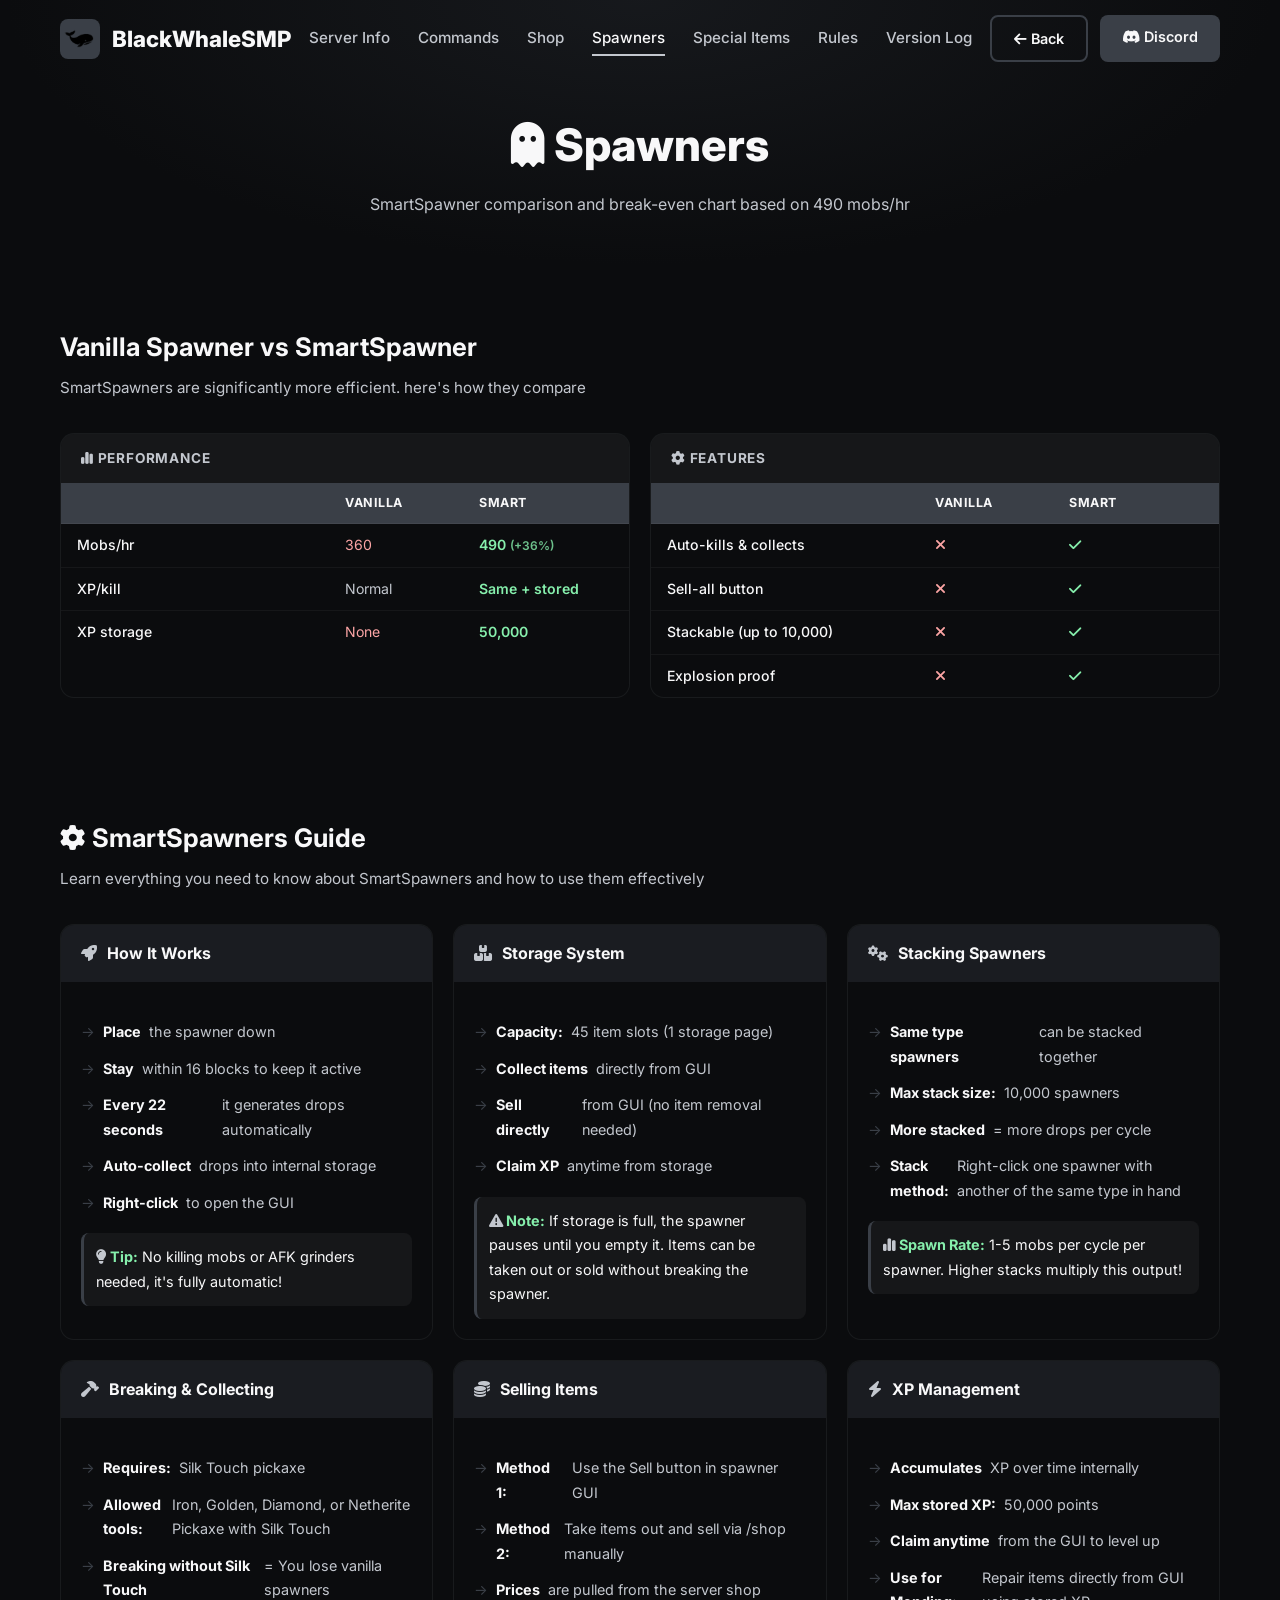
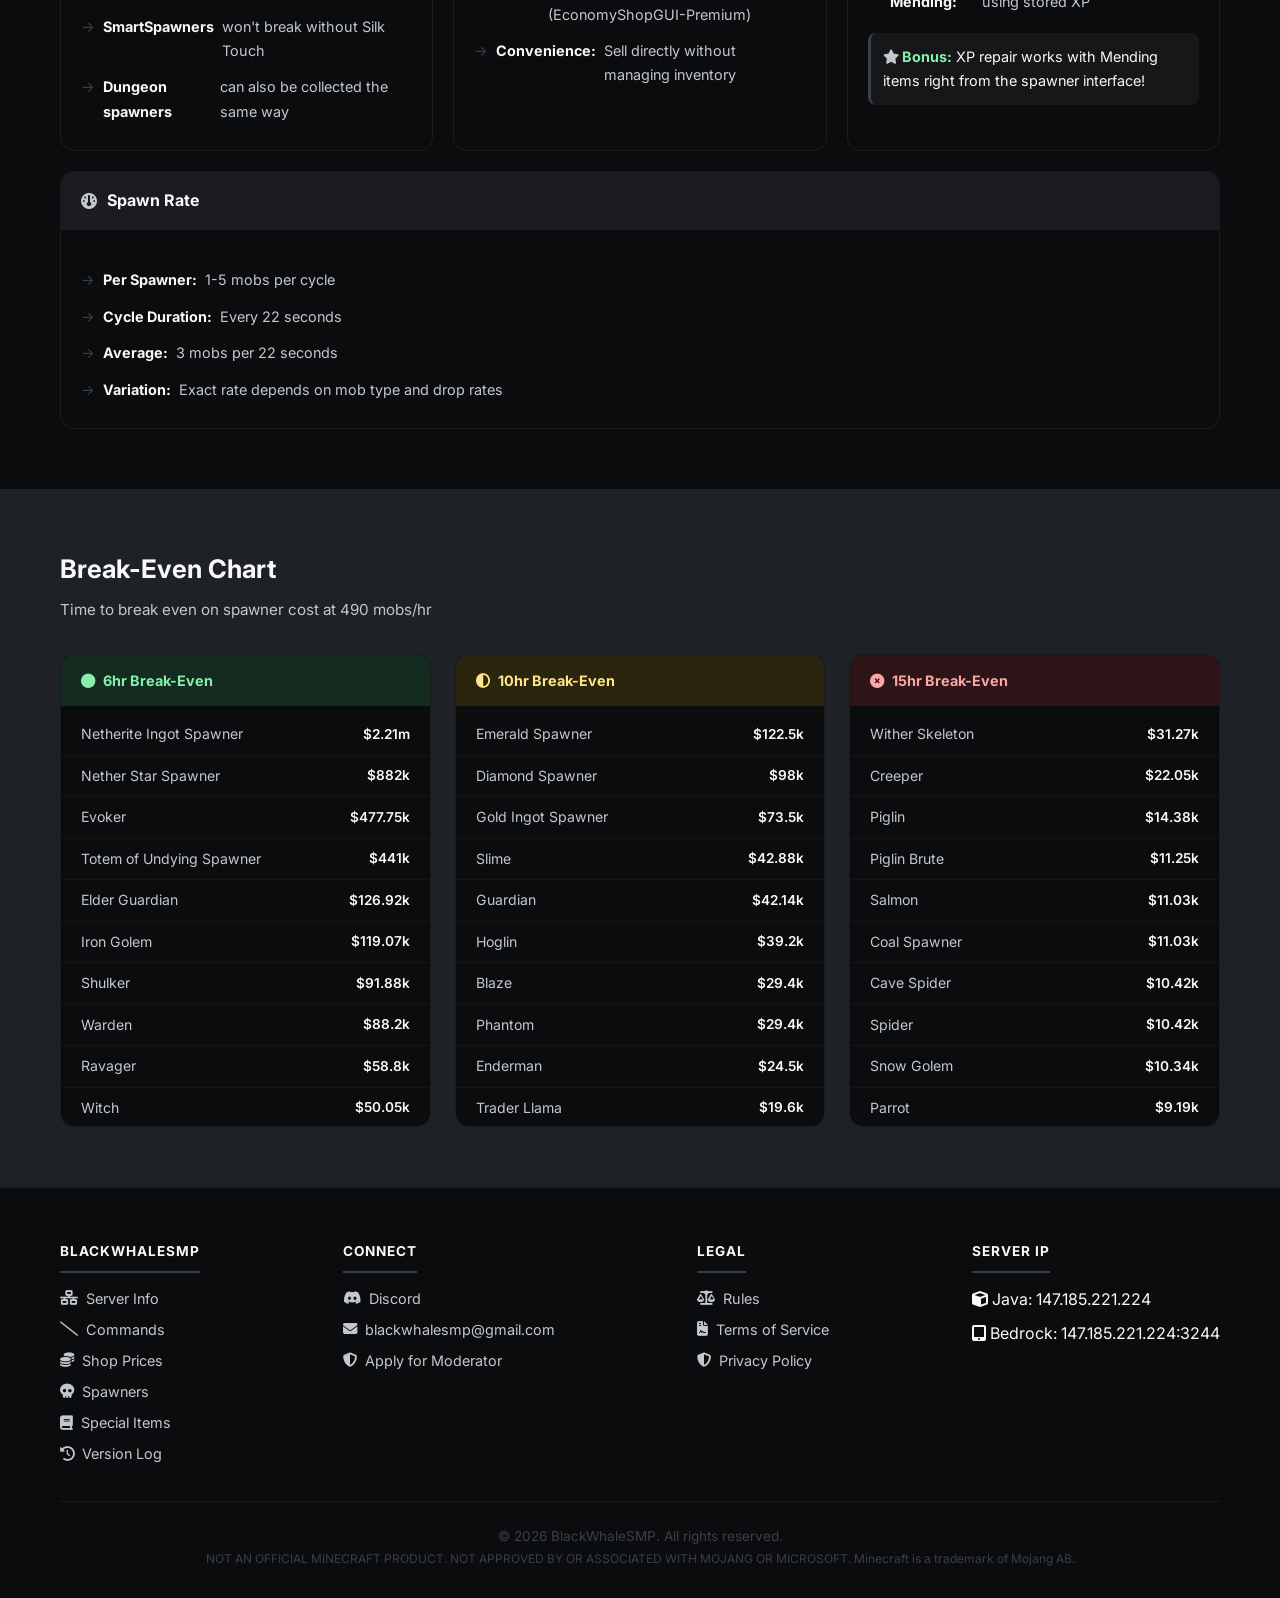
<file: spawners.html>
﻿<!DOCTYPE html>
<html lang="en">
<head>
    <meta charset="UTF-8">
    <meta name="viewport" content="width=device-width, initial-scale=1.0">
    <title>Spawners Guide — BlackWhaleSMP</title>
    <link rel="canonical" href="https://blackwhalesmp.netlify.app/spawners.html">
    <link rel="icon" href="logo.png" type="image/png">
    <link rel="shortcut icon" href="logo.png" type="image/png">
    <link rel="apple-touch-icon" href="logo.png">
    <meta name="description" content="SmartSpawner guide for BlackWhaleSMP: compare vanilla vs SmartSpawners, break-even chart, stacking tips, and XP management.">
    <meta property="og:type" content="website">
    <meta property="og:url" content="https://blackwhalesmp.netlify.app/spawners.html">
    <meta property="og:title" content="Spawners Guide — BlackWhaleSMP">
    <meta property="og:description" content="SmartSpawner guide: compare vanilla vs SmartSpawners, break-even chart, stacking tips, and XP management on BlackWhaleSMP.">
    <meta name="robots" content="index, follow">
    <meta property="og:image" content="https://blackwhalesmp.netlify.app/logo.png">
    <link rel="preconnect" href="https://fonts.googleapis.com">
    <link rel="preconnect" href="https://fonts.gstatic.com" crossorigin>
    <link href="https://fonts.googleapis.com/css2?family=Inter:wght@300;400;500;600;700;800&display=swap" rel="stylesheet">
    <link rel="stylesheet" href="https://cdnjs.cloudflare.com/ajax/libs/font-awesome/6.4.0/css/all.min.css">
    <style>
        :root {
            --bg:      #0B0C0E;
            --surface: #1E2126;
            --muted:   #3A3F47;
            --silver:  #C3C7CE;
            --light:   #F8F8F9;
        }
        * { margin: 0; padding: 0; box-sizing: border-box; }
        body { font-family: 'Inter', sans-serif; background: var(--bg); color: var(--light); line-height: 1.6; }
        ::-webkit-scrollbar { width: 10px; }
        ::-webkit-scrollbar-track { background: var(--surface); }
        ::-webkit-scrollbar-thumb { background: var(--muted); border-radius: 5px; }
        ::-webkit-scrollbar-thumb:hover { background: var(--silver); }
        * { scrollbar-width: thin; scrollbar-color: var(--muted) var(--surface); }
        .container { max-width: 1200px; margin: 0 auto; padding: 0 20px; }

        /* HEADER */
        header { position: fixed; top: 0; left: 0; width: 100%; z-index: 1000; padding: 15px 0; transition: all 0.3s ease; }
        header.scrolled { background: rgba(11,12,14,0.95); backdrop-filter: blur(10px); box-shadow: 0 4px 20px rgba(0,0,0,0.4); }
        .navbar { display: flex; justify-content: space-between; align-items: center; width: 100%; }
        .logo { display: flex; align-items: center; gap: 12px; font-weight: 800; font-size: 1.4rem; color: var(--light); text-decoration: none; }
        .logo-icon { width: 40px; height: 40px; border-radius: 0; overflow: visible; flex-shrink: 0; }
        .logo-icon img { width: 40px; height: 40px; object-fit: contain; display: block; background: var(--muted); border-radius: 8px; padding: 4px; }
        .nav-links { display: flex; gap: 28px; flex: 1; justify-content: center; }
        .nav-links a { color: var(--silver); text-decoration: none; font-weight: 500; font-size: 0.95rem; position: relative; padding: 5px 0; transition: color 0.3s; }
        .nav-links a::after { content: ''; position: absolute; bottom: 0; left: 0; width: 0; height: 2px; background: var(--silver); transition: width 0.3s ease; }
        .nav-links a:hover { color: var(--light); }
        .nav-links a:hover::after { width: 100%; }
        .nav-links a.active { color: var(--light); }
        .nav-links a.active::after { width: 100%; }
        .nav-buttons { display: flex; gap: 12px; }
        .btn { padding: 10px 22px; border-radius: 8px; font-weight: 600; font-size: 0.9rem; text-decoration: none; display: inline-block; transition: all 0.3s ease; text-align: center; cursor: pointer; border: none; font-family: 'Inter', sans-serif; white-space: nowrap; }
        .btn-primary { background: var(--muted); color: var(--light); }
        .btn-primary:hover { background: var(--silver); color: var(--bg); transform: translateY(-2px); box-shadow: 0 8px 20px rgba(0,0,0,0.3); }
        .btn-secondary { background: transparent; color: var(--light); border: 2px solid var(--muted); }
        .btn-secondary:hover { border-color: var(--silver); background: rgba(195,199,206,0.08); transform: translateY(-2px); }
        @media (max-width: 768px) { .nav-links { display: none; } }

        /* PAGE HEADER */
        .page-header { padding: 110px 0 50px; text-align: center; background: radial-gradient(ellipse at 50% 0%, rgba(30,33,38,0.6) 0%, transparent 70%); }
        .page-header h1 { font-size: 2.8rem; font-weight: 800; margin-bottom: 10px; }
        .page-header p { color: var(--silver); font-size: 1rem; }

        /* SECTION */
        .section { padding: 60px 0; }
        .section.alt { background: var(--surface); }
        .section-title { font-size: 1.6rem; font-weight: 700; color: var(--light); margin-bottom: 8px; }
        .section-sub { color: var(--silver); font-size: 0.95rem; margin-bottom: 32px; }

        /* COMPARE */
        .compare-grid { display: grid; grid-template-columns: repeat(auto-fit, minmax(300px, 1fr)); gap: 20px; margin-bottom: 0; }
        .compare-card { background: var(--bg); border: 1px solid rgba(195,199,206,0.08); border-radius: 14px; overflow: hidden; }
        .compare-card-header { padding: 14px 20px; font-weight: 700; font-size: 0.85rem; text-transform: uppercase; letter-spacing: 0.8px; }
        .compare-table { width: 100%; border-collapse: collapse; }
        .compare-row { display: grid; grid-template-columns: 2fr 1fr 1fr; padding: 10px 16px; border-bottom: 1px solid rgba(195,199,206,0.06); font-size: 0.88rem; align-items: center; }
        .compare-row:last-child { border-bottom: none; }
        .compare-header-row { background: var(--muted); font-weight: 700; font-size: 0.78rem; text-transform: uppercase; letter-spacing: 0.5px; color: var(--light); }
        .compare-row:not(.compare-header-row) { color: var(--silver); }
        .compare-row:not(.compare-header-row):hover { background: rgba(195,199,206,0.03); }
        .compare-row span:first-child { color: var(--light); font-weight: 500; }
        .better { color: #86efac; font-weight: 600; }
        .worse { color: #fca5a5; }
        .compare-row small { font-size: 0.75rem; opacity: 0.8; }

        /* BREAK-EVEN */
        .spawner-tiers { display: grid; grid-template-columns: repeat(auto-fit, minmax(300px, 1fr)); gap: 24px; }
        .spawner-tier { background: var(--bg); border: 1px solid rgba(195,199,206,0.08); border-radius: 14px; overflow: hidden; }
        .spawner-tier-header { padding: 14px 20px; font-weight: 700; font-size: 0.9rem; display: flex; align-items: center; gap: 8px; }
        .tier-red .spawner-tier-header { background: rgba(239,68,68,0.15); color: #fca5a5; }
        .tier-yellow .spawner-tier-header { background: rgba(234,179,8,0.15); color: #fde68a; }
        .tier-green .spawner-tier-header { background: rgba(74,222,128,0.15); color: #86efac; }
        .spawner-list { padding: 8px 0; height: 420px; overflow-y: auto; }
        .spawner-item { display: flex; justify-content: space-between; align-items: center; padding: 9px 20px; border-bottom: 1px solid rgba(195,199,206,0.05); font-size: 0.88rem; }
        .spawner-item:last-child { border-bottom: none; }
        .spawner-item-name { color: var(--silver); }
        .spawner-item-value { color: var(--light); font-weight: 600; font-size: 0.85rem; }

        /* GUIDE SECTION */
        .guide-grid { display: grid; grid-template-columns: repeat(auto-fit, minmax(320px, 1fr)); gap: 20px; }
        .guide-card { background: var(--bg); border: 1px solid rgba(195,199,206,0.08); border-radius: 14px; overflow: hidden; transition: all 0.3s ease; }
        .guide-card:hover { border-color: rgba(195,199,206,0.2); box-shadow: 0 8px 24px rgba(0,0,0,0.3); }
        .guide-card.wide { grid-column: 1 / -1; }
        @media (max-width: 768px) { .guide-card.wide { grid-column: span 1; } }
        .guide-card-header { padding: 16px 20px; font-weight: 700; font-size: 1rem; background: rgba(30,33,38,0.8); display: flex; align-items: center; gap: 10px; }
        .guide-card-content { padding: 20px; font-size: 0.9rem; line-height: 1.7; }
        .guide-card-content strong { color: var(--light); }
        .guide-card-content em { color: var(--silver); }
        .guide-list { list-style: none; margin-top: 12px; }
        .guide-list li { padding: 6px 0; color: var(--silver); display: flex; align-items: flex-start; gap: 8px; }
        .guide-list li::before { content: "→"; color: var(--muted); flex-shrink: 0; }
        .highlight { background: rgba(195,199,206,0.06); padding: 12px; border-radius: 8px; border-left: 3px solid var(--muted); margin-top: 12px; }
        .highlight strong { color: #86efac; }

        /* FOOTER */
        footer { background: #0B0C0E; border-top: 1px solid rgba(195,199,206,0.08); padding: 50px 0 28px; }
        .footer-grid { display: flex; justify-content: space-between; flex-wrap: wrap; gap: 36px; margin-bottom: 36px; }
        .footer-col h3 { font-size: 0.85rem; font-weight: 700; text-transform: uppercase; letter-spacing: 1px; color: var(--light); margin-bottom: 14px; padding-bottom: 8px; border-bottom: 2px solid var(--muted); display: inline-block; }
        .footer-links { list-style: none; display: flex; flex-direction: column; gap: 8px; }
        .footer-links a { color: var(--silver); text-decoration: none; font-size: 0.9rem; display: flex; align-items: center; gap: 8px; transition: color 0.3s; }
        .footer-links a:hover { color: var(--light); }
        .copyright { text-align: center; padding-top: 24px; border-top: 1px solid rgba(195,199,206,0.08); color: var(--muted); font-size: 0.85rem; }
        @media (max-width: 768px) { 
            .footer-grid { flex-direction: column; gap: 24px; } 
            .spawner-tiers { grid-template-columns: 1fr; } 
            .compare-grid { grid-template-columns: 1fr; }
            .section-title { font-size: 1.8rem; }
            .page-header h1 { font-size: 2.2rem; }
            .nav-links { display: none; } .nav-buttons { display: none; } .hamburger { display: flex; }
        }
        .hamburger { display:none; flex-direction:column; gap:5px; cursor:pointer; padding:4px; background:none; border:none; }
        .hamburger span { display:block; width:24px; height:2px; background:var(--light); border-radius:2px; transition:all 0.3s; }
        .hamburger.open span:nth-child(1) { transform:translateY(7px) rotate(45deg); }
        .hamburger.open span:nth-child(2) { opacity:0; }
        .hamburger.open span:nth-child(3) { transform:translateY(-7px) rotate(-45deg); }
        @media (max-width: 768px) { .nav-buttons { display:none !important; } .hamburger { display:flex !important; } }
        .mobile-menu { display:none; position:fixed; top:0; left:0; width:100%; height:100%; background:rgba(11,12,14,0.98); z-index:999; flex-direction:column; align-items:center; justify-content:center; gap:32px; }
        .mobile-menu.open { display:flex; }
        .mobile-menu a { color:var(--light); text-decoration:none; font-size:1.4rem; font-weight:600; transition:color 0.2s; }
        .mobile-menu a:hover { color:var(--silver); }
        .mobile-menu .btn:hover { color: var(--bg) !important; }
        .mobile-menu .mobile-menu-btns { display:flex; flex-direction:column; gap:12px; width:200px; }
        .mobile-menu .mobile-menu-btns .btn { width:100%; text-align:center; }
        @media (max-width: 480px) {
            .page-header { padding: 80px 0 40px; }
            .page-header h1 { font-size: 1.6rem; }
            .page-header p { font-size: 0.9rem; }
            .section-title { font-size: 1.4rem; }
            .section-sub { font-size: 0.9rem; }
            .compare-row { grid-template-columns: 2fr 1fr 1fr; padding: 8px 10px; font-size: 0.8rem; }
            .compare-header-row { font-size: 0.7rem; }
            .spawner-item { padding: 8px 14px; font-size: 0.8rem; }
            .spawner-tier-header { font-size: 0.85rem; padding: 12px 14px; }
        }

        /* ── FA ICON STYLE ── */
        .guide-card-header i,
        .guide-card-content i,
        .compare-card-header i,
        .spawner-tier-header i,
        .server-stat-icon i,
        .info-icon i,
        .tab-btn i,
        .command-icon i {
            color: var(--silver);
            transition: color 0.2s ease, transform 0.2s ease;
        }
        .guide-card-header i:hover,
        .tab-btn:hover i,
        .command-icon:hover i {
            color: var(--light);
            transform: scale(1.08);
        }
        .btn i { color: inherit !important; }
    </style>
</head>
<body>

    <header id="header">
        <div class="container">
            <nav class="navbar">
                <a href="index.html" class="logo">
                    <div class="logo-icon"><img src="logo.png" alt="BlackWhaleSMP"></div>
                    <span>BlackWhaleSMP</span>
                </a>
                <div class="nav-links">
                    <a href="index.html#server-info">Server Info</a>
                    <a href="index.html#commands">Commands</a>
                    <a href="index.html#shop">Shop</a>
                    <a href="spawners.html" class="active">Spawners</a>
                    <a href="special-items.html">Special Items</a>
                    <a href="rules.html">Rules</a>
                    <a href="versionlog.html">Version Log</a>
                </div>
                <div class="nav-buttons">
                    <a href="index.html" class="btn btn-secondary"><i class="fas fa-arrow-left" aria-hidden="true"></i> Back</a>
                    <a href="https://discord.gg/MxjKHbhrRq" class="btn btn-primary" target="_blank"><i class="fab fa-discord" aria-hidden="true"></i> Discord</a>
                </div>
                <button class="hamburger" id="hamburger"><span></span><span></span><span></span></button>
            </nav>
        </div>
    </header>

    <div class="mobile-menu" id="mobileMenu">
        <a href="index.html#server-info" class="mobile-nav-link">Server Info</a>
        <a href="index.html#commands" class="mobile-nav-link">Commands</a>
        <a href="index.html#shop" class="mobile-nav-link">Shop</a>
        <a href="spawners.html" class="mobile-nav-link">Spawners</a>
        <a href="special-items.html" class="mobile-nav-link">Special Items</a>
        <a href="rules.html" class="mobile-nav-link">Rules</a>
        <a href="versionlog.html" class="mobile-nav-link">Version Log</a>
        <div class="mobile-menu-btns">
            <a href="index.html" class="btn btn-secondary"><i class="fas fa-arrow-left"></i> Back</a>
            <a href="https://discord.gg/MxjKHbhrRq" class="btn btn-primary" target="_blank"><i class="fab fa-discord"></i> Discord</a>
        </div>
    </div>

    <div class="page-header">
        <div class="container">
            <h1><i class="fa-solid fa-ghost"></i> Spawners</h1>
            <p>SmartSpawner comparison and break-even chart based on 490 mobs/hr</p>
        </div>
    </div>

    <!-- VANILLA VS SMART -->
    <section class="section">
        <div class="container">
            <div class="section-title">Vanilla Spawner vs SmartSpawner</div>
            <div class="section-sub">SmartSpawners are significantly more efficient. here's how they compare</div>
            <div class="compare-grid">
                <div class="compare-card">
                    <div class="compare-card-header" style="background: rgba(195,199,206,0.06); color: var(--silver);"><i class="fa-solid fa-chart-simple"></i> Performance</div>
                    <div class="compare-row compare-header-row">
                        <span></span><span>Vanilla</span><span>Smart</span>
                    </div>
                    <div class="compare-row">
                        <span>Mobs/hr</span><span class="worse">360</span><span class="better">490 <small>(+36%)</small></span>
                    </div>
                    <div class="compare-row">
                        <span>XP/kill</span><span>Normal</span><span class="better">Same + stored</span>
                    </div>
                    <div class="compare-row">
                        <span>XP storage</span><span class="worse">None</span><span class="better">50,000</span>
                    </div>
                </div>
                <div class="compare-card">
                    <div class="compare-card-header" style="background: rgba(195,199,206,0.06); color: var(--silver);"><i class="fa-solid fa-gear"></i> Features</div>
                    <div class="compare-row compare-header-row">
                        <span></span><span>Vanilla</span><span>Smart</span>
                    </div>
                    <div class="compare-row">
                        <span>Auto-kills &amp; collects</span><span class="worse"><i class="fa-solid fa-xmark"></i></span><span class="better"><i class="fa-solid fa-check"></i></span>
                    </div>
                    <div class="compare-row">
                        <span>Sell-all button</span><span class="worse"><i class="fa-solid fa-xmark"></i></span><span class="better"><i class="fa-solid fa-check"></i></span>
                    </div>
                    <div class="compare-row">
                        <span>Stackable (up to 10,000)</span><span class="worse"><i class="fa-solid fa-xmark"></i></span><span class="better"><i class="fa-solid fa-check"></i></span>
                    </div>
                    <div class="compare-row">
                        <span>Explosion proof</span><span class="worse"><i class="fa-solid fa-xmark"></i></span><span class="better"><i class="fa-solid fa-check"></i></span>
                    </div>
                </div>
            </div>
        </div>
    </section>

    <!-- SMARTSPAWNERS GUIDE -->
    <section class="section">
        <div class="container">
            <div class="section-title"><i class="fa-solid fa-gear"></i> SmartSpawners Guide</div>
            <div class="section-sub">Learn everything you need to know about SmartSpawners and how to use them effectively</div>
            <div class="guide-grid">
                <div class="guide-card">
                    <div class="guide-card-header"><i class="fa-solid fa-rocket"></i> How It Works</div>
                    <div class="guide-card-content">
                        <ul class="guide-list">
                            <li><strong>Place</strong> the spawner down</li>
                            <li><strong>Stay</strong> within 16 blocks to keep it active</li>
                            <li><strong>Every 22 seconds</strong> it generates drops automatically</li>
                            <li><strong>Auto-collect</strong> drops into internal storage</li>
                            <li><strong>Right-click</strong> to open the GUI</li>
                        </ul>
                        <div class="highlight">
                            <strong><i class="fa-solid fa-lightbulb"></i> Tip:</strong> No killing mobs or AFK grinders needed, it's fully automatic!
                        </div>
                    </div>
                </div>

                <div class="guide-card">
                    <div class="guide-card-header"><i class="fa-solid fa-boxes-stacked"></i> Storage System</div>
                    <div class="guide-card-content">
                        <ul class="guide-list">
                            <li><strong>Capacity:</strong> 45 item slots (1 storage page)</li>
                            <li><strong>Collect items</strong> directly from GUI</li>
                            <li><strong>Sell directly</strong> from GUI (no item removal needed)</li>
                            <li><strong>Claim XP</strong> anytime from storage</li>
                        </ul>
                        <div class="highlight">
                            <strong><i class="fa-solid fa-triangle-exclamation"></i> Note:</strong> If storage is full, the spawner pauses until you empty it. Items can be taken out or sold without breaking the spawner.
                        </div>
                    </div>
                </div>

                <div class="guide-card">
                    <div class="guide-card-header"><i class="fa-solid fa-gears"></i> Stacking Spawners</div>
                    <div class="guide-card-content">
                        <ul class="guide-list">
                            <li><strong>Same type spawners</strong> can be stacked together</li>
                            <li><strong>Max stack size:</strong> 10,000 spawners</li>
                            <li><strong>More stacked</strong> = more drops per cycle</li>
                            <li><strong>Stack method:</strong> Right-click one spawner with another of the same type in hand</li>
                        </ul>
                        <div class="highlight">
                            <strong><i class="fa-solid fa-chart-simple"></i> Spawn Rate:</strong> 1-5 mobs per cycle per spawner. Higher stacks multiply this output!
                        </div>
                    </div>
                </div>

                <div class="guide-card">
                    <div class="guide-card-header"><i class="fa-solid fa-hammer"></i> Breaking &amp; Collecting</div>
                    <div class="guide-card-content">
                        <ul class="guide-list">
                            <li><strong>Requires:</strong> Silk Touch pickaxe</li>
                            <li><strong>Allowed tools:</strong> Iron, Golden, Diamond, or Netherite Pickaxe with Silk Touch</li>
                            <li><strong>Breaking without Silk Touch</strong> = You lose vanilla spawners</li>
                            <li><strong>SmartSpawners</strong> won't break without Silk Touch</li>
                            <li><strong>Dungeon spawners</strong> can also be collected the same way</li>
                        </ul>
                    </div>
                </div>

                <div class="guide-card">
                    <div class="guide-card-header"><i class="fa-solid fa-coins"></i> Selling Items</div>
                    <div class="guide-card-content">
                        <ul class="guide-list">
                            <li><strong>Method 1:</strong> Use the Sell button in spawner GUI</li>
                            <li><strong>Method 2:</strong> Take items out and sell via /shop manually</li>
                            <li><strong>Prices</strong> are pulled from the server shop (EconomyShopGUI-Premium)</li>
                            <li><strong>Convenience:</strong> Sell directly without managing inventory</li>
                        </ul>
                    </div>
                </div>

                <div class="guide-card">
                    <div class="guide-card-header"><i class="fa-solid fa-bolt"></i> XP Management</div>
                    <div class="guide-card-content">
                        <ul class="guide-list">
                            <li><strong>Accumulates</strong> XP over time internally</li>
                            <li><strong>Max stored XP:</strong> 50,000 points</li>
                            <li><strong>Claim anytime</strong> from the GUI to level up</li>
                            <li><strong>Use for Mending:</strong> Repair items directly from GUI using stored XP</li>
                        </ul>
                        <div class="highlight">
                            <strong><i class="fa-solid fa-star"></i> Bonus:</strong> XP repair works with Mending items right from the spawner interface!
                        </div>
                    </div>
                </div>


                <div class="guide-card wide">
                    <div class="guide-card-header"><i class="fas fa-gauge"></i> Spawn Rate</div>
                    <div class="guide-card-content">
                        <ul class="guide-list">
                            <li><strong>Per Spawner:</strong> 1-5 mobs per cycle</li>
                            <li><strong>Cycle Duration:</strong> Every 22 seconds</li>
                            <li><strong>Average:</strong> 3 mobs per 22 seconds</li>
                            <li><strong>Variation:</strong> Exact rate depends on mob type and drop rates</li>
                        </ul>
                    </div>
                </div>
            </div>
        </div>
    </section>

    <!-- BREAK-EVEN CHART -->
    <section class="section alt">
        <div class="container">
            <div class="section-title">Break-Even Chart</div>
            <div class="section-sub">Time to break even on spawner cost at 490 mobs/hr</div>
            <div class="spawner-tiers">
                <div class="spawner-tier tier-green">
                    <div class="spawner-tier-header"><i class="fa-solid fa-circle" style="color:#86efac"></i> 6hr Break-Even</div>
                    <div class="spawner-list">
                        <div class="spawner-item"><span class="spawner-item-name">Netherite Ingot Spawner</span><span class="spawner-item-value">$2,205,000</span></div>
                        <div class="spawner-item"><span class="spawner-item-name">Nether Star Spawner</span><span class="spawner-item-value">$882,000</span></div>
                        <div class="spawner-item"><span class="spawner-item-name">Evoker</span><span class="spawner-item-value">$477,750</span></div>
                        <div class="spawner-item"><span class="spawner-item-name">Totem of Undying Spawner</span><span class="spawner-item-value">$441,000</span></div>
                        <div class="spawner-item"><span class="spawner-item-name">Elder Guardian</span><span class="spawner-item-value">$126,918</span></div>
                        <div class="spawner-item"><span class="spawner-item-name">Iron Golem</span><span class="spawner-item-value">$119,070</span></div>
                        <div class="spawner-item"><span class="spawner-item-name">Shulker</span><span class="spawner-item-value">$91,875</span></div>
                        <div class="spawner-item"><span class="spawner-item-name">Warden</span><span class="spawner-item-value">$88,200</span></div>
                        <div class="spawner-item"><span class="spawner-item-name">Ravager</span><span class="spawner-item-value">$58,800</span></div>
                        <div class="spawner-item"><span class="spawner-item-name">Witch</span><span class="spawner-item-value">$50,053</span></div>
                        <div class="spawner-item"><span class="spawner-item-name">Copper Golem</span><span class="spawner-item-value">$44,100</span></div>
                        <div class="spawner-item"><span class="spawner-item-name">Vindicator</span><span class="spawner-item-value">$40,497</span></div>
                        <div class="spawner-item"><span class="spawner-item-name">Ghast</span><span class="spawner-item-value">$30,870</span></div>
                        <div class="spawner-item"><span class="spawner-item-name">Cow</span><span class="spawner-item-value">$23,520</span></div>
                        <div class="spawner-item"><span class="spawner-item-name">Mushroom Cow</span><span class="spawner-item-value">$23,520</span></div>
                        <div class="spawner-item"><span class="spawner-item-name">Glow Squid</span><span class="spawner-item-value">$23,520</span></div>
                        <div class="spawner-item"><span class="spawner-item-name">Magma Cube</span><span class="spawner-item-value">$23,520</span></div>
                    </div>
                </div>
                <div class="spawner-tier tier-yellow">
                    <div class="spawner-tier-header"><i class="fa-solid fa-circle-half-stroke" style="color:#fde68a"></i> 10hr Break-Even</div>
                    <div class="spawner-list">
                        <div class="spawner-item"><span class="spawner-item-name">Emerald Spawner</span><span class="spawner-item-value">$122,500</span></div>
                        <div class="spawner-item"><span class="spawner-item-name">Diamond Spawner</span><span class="spawner-item-value">$98,000</span></div>
                        <div class="spawner-item"><span class="spawner-item-name">Gold Ingot Spawner</span><span class="spawner-item-value">$73,500</span></div>
                        <div class="spawner-item"><span class="spawner-item-name">Slime</span><span class="spawner-item-value">$42,875</span></div>
                        <div class="spawner-item"><span class="spawner-item-name">Guardian</span><span class="spawner-item-value">$42,140</span></div>
                        <div class="spawner-item"><span class="spawner-item-name">Hoglin</span><span class="spawner-item-value">$39,200</span></div>
                        <div class="spawner-item"><span class="spawner-item-name">Blaze</span><span class="spawner-item-value">$29,400</span></div>
                        <div class="spawner-item"><span class="spawner-item-name">Phantom</span><span class="spawner-item-value">$29,400</span></div>
                        <div class="spawner-item"><span class="spawner-item-name">Enderman</span><span class="spawner-item-value">$24,500</span></div>
                        <div class="spawner-item"><span class="spawner-item-name">Trader Llama</span><span class="spawner-item-value">$19,600</span></div>
                        <div class="spawner-item"><span class="spawner-item-name">Horse</span><span class="spawner-item-value">$19,600</span></div>
                        <div class="spawner-item"><span class="spawner-item-name">Donkey</span><span class="spawner-item-value">$19,600</span></div>
                        <div class="spawner-item"><span class="spawner-item-name">Mule</span><span class="spawner-item-value">$19,600</span></div>
                        <div class="spawner-item"><span class="spawner-item-name">Llama</span><span class="spawner-item-value">$19,600</span></div>
                        <div class="spawner-item"><span class="spawner-item-name">Pig</span><span class="spawner-item-value">$19,600</span></div>
                        <div class="spawner-item"><span class="spawner-item-name">Zombified Piglin</span><span class="spawner-item-value">$19,478</span></div>
                        <div class="spawner-item"><span class="spawner-item-name">Bogged</span><span class="spawner-item-value">$18,375</span></div>
                        <div class="spawner-item"><span class="spawner-item-name">Stray</span><span class="spawner-item-value">$18,375</span></div>
                        <div class="spawner-item"><span class="spawner-item-name">Parched</span><span class="spawner-item-value">$18,375</span></div>
                        <div class="spawner-item"><span class="spawner-item-name">Rabbit</span><span class="spawner-item-value">$17,395</span></div>
                        <div class="spawner-item"><span class="spawner-item-name">Sheep</span><span class="spawner-item-value">$15,925</span></div>
                        <div class="spawner-item"><span class="spawner-item-name">Squid</span><span class="spawner-item-value">$14,700</span></div>
                        <div class="spawner-item"><span class="spawner-item-name">Tropical Fish</span><span class="spawner-item-value">$14,700</span></div>
                        <div class="spawner-item"><span class="spawner-item-name">Skeleton</span><span class="spawner-item-value">$14,159</span></div>
                        <div class="spawner-item"><span class="spawner-item-name">Strider</span><span class="spawner-item-value">$12,863</span></div>
                        <div class="spawner-item"><span class="spawner-item-name">Chicken</span><span class="spawner-item-value">$12,250</span></div>
                        <div class="spawner-item"><span class="spawner-item-name">Pufferfish</span><span class="spawner-item-value">$12,250</span></div>
                        <div class="spawner-item"><span class="spawner-item-name">Snow Golem</span><span class="spawner-item-value">$10,344</span></div>
                    </div>
                </div>
                <div class="spawner-tier tier-red">
                    <div class="spawner-tier-header"><i class="fa-solid fa-circle-xmark" style="color:#fca5a5"></i> 15hr Break-Even</div>
                    <div class="spawner-list">
                        <div class="spawner-item"><span class="spawner-item-name">Wither Skeleton</span><span class="spawner-item-value">$31,274</span></div>
                        <div class="spawner-item"><span class="spawner-item-name">Creeper</span><span class="spawner-item-value">$22,050</span></div>
                        <div class="spawner-item"><span class="spawner-item-name">Piglin</span><span class="spawner-item-value">$14,379</span></div>
                        <div class="spawner-item"><span class="spawner-item-name">Piglin Brute</span><span class="spawner-item-value">$11,246</span></div>
                        <div class="spawner-item"><span class="spawner-item-name">Salmon</span><span class="spawner-item-value">$11,025</span></div>
                        <div class="spawner-item"><span class="spawner-item-name">Coal Spawner</span><span class="spawner-item-value">$11,025</span></div>
                        <div class="spawner-item"><span class="spawner-item-name">Cave Spider</span><span class="spawner-item-value">$10,420</span></div>
                        <div class="spawner-item"><span class="spawner-item-name">Spider</span><span class="spawner-item-value">$10,420</span></div>
                        <div class="spawner-item"><span class="spawner-item-name">Snow Golem</span><span class="spawner-item-value">$10,344</span></div>
                        <div class="spawner-item"><span class="spawner-item-name">Parrot</span><span class="spawner-item-value">$9,188</span></div>
                        <div class="spawner-item"><span class="spawner-item-name">Pillager</span><span class="spawner-item-value">$8,673</span></div>
                        <div class="spawner-item"><span class="spawner-item-name">Drowned</span><span class="spawner-item-value">$8,049</span></div>
                        <div class="spawner-item"><span class="spawner-item-name">Cod</span><span class="spawner-item-value">$7,350</span></div>
                        <div class="spawner-item"><span class="spawner-item-name">Skeleton Horse</span><span class="spawner-item-value">$7,350</span></div>
                        <div class="spawner-item"><span class="spawner-item-name">Zoglin</span><span class="spawner-item-value">$7,350</span></div>
                        <div class="spawner-item"><span class="spawner-item-name">Cat</span><span class="spawner-item-value">$5,513</span></div>
                        <div class="spawner-item"><span class="spawner-item-name">Dolphin</span><span class="spawner-item-value">$4,900</span></div>
                        <div class="spawner-item"><span class="spawner-item-name">Husk</span><span class="spawner-item-value">$4,900</span></div>
                        <div class="spawner-item"><span class="spawner-item-name">Turtle</span><span class="spawner-item-value">$4,900</span></div>
                        <div class="spawner-item"><span class="spawner-item-name">Zombie</span><span class="spawner-item-value">$4,900</span></div>
                        <div class="spawner-item"><span class="spawner-item-name">Zombie Villager</span><span class="spawner-item-value">$4,900</span></div>
                        <div class="spawner-item"><span class="spawner-item-name">Armadillo</span><span class="spawner-item-value">$2,700</span></div>
                        <div class="spawner-item"><span class="spawner-item-name">Axolotl</span><span class="spawner-item-value">$2,700</span></div>
                        <div class="spawner-item"><span class="spawner-item-name">Bee</span><span class="spawner-item-value">$2,700</span></div>
                        <div class="spawner-item"><span class="spawner-item-name">Breeze</span><span class="spawner-item-value">$2,700</span></div>
                        <div class="spawner-item"><span class="spawner-item-name">Fox</span><span class="spawner-item-value">$2,700</span></div>
                        <div class="spawner-item"><span class="spawner-item-name">Nautilus</span><span class="spawner-item-value">$2,700</span></div>
                        <div class="spawner-item"><span class="spawner-item-name">Panda</span><span class="spawner-item-value">$2,700</span></div>
                        <div class="spawner-item"><span class="spawner-item-name">Polar Bear</span><span class="spawner-item-value">$2,700</span></div>
                    </div>
                </div>
            </div>
        </div>
    </section>

    <footer>
        <div class="container">
            <div class="footer-grid">
                <div class="footer-col">
                    <h3>BlackWhaleSMP</h3>
                    <ul class="footer-links">
                        <li><a href="index.html#server-info"><i class="fas fa-network-wired" aria-hidden="true"></i> Server Info</a></li>
                        <li><a href="index.html#commands"><i class="fas fa-slash" aria-hidden="true"></i> Commands</a></li>
                        <li><a href="index.html#shop"><i class="fas fa-coins" aria-hidden="true"></i> Shop Prices</a></li>
                        <li><a href="spawners.html"><i class="fas fa-skull" aria-hidden="true"></i> Spawners</a></li>
                        <li><a href="special-items.html"><i class="fas fa-book" aria-hidden="true"></i> Special Items</a></li>
                        <li><a href="versionlog.html"><i class="fas fa-clock-rotate-left" aria-hidden="true"></i> Version Log</a></li>
                    </ul>
                </div>
                <div class="footer-col">
                    <h3>Connect</h3>
                    <ul class="footer-links">
                        <li><a href="https://discord.gg/MxjKHbhrRq" target="_blank"><i class="fab fa-discord" aria-hidden="true"></i> Discord</a></li>
                        <li><a href="mailto:blackwhalesmp@gmail.com"><i class="fas fa-envelope" aria-hidden="true"></i> blackwhalesmp@gmail.com</a></li>
                        <li><a href="https://forms.gle/mxeg2DpXF7q8PiGa8" target="_blank"><i class="fas fa-shield-halved" aria-hidden="true"></i> Apply for Moderator</a></li>
                    </ul>
                </div>
                <div class="footer-col">
                    <h3>Legal</h3>
                    <ul class="footer-links">
                        <li><a href="rules.html"><i class="fas fa-scale-balanced" aria-hidden="true"></i> Rules</a></li>
                        <li><a href="terms-of-service.html"><i class="fas fa-file-contract" aria-hidden="true"></i> Terms of Service</a></li>
                        <li><a href="privacy-policy.html"><i class="fas fa-shield-halved" aria-hidden="true"></i> Privacy Policy</a></li>
                    </ul>
                </div>
                <div class="footer-col">
                    <h3>Server IP</h3>
                    <ul class="footer-links">
                        <li><span style="cursor:default;user-select:all;"><i class="fas fa-cube" aria-hidden="true"></i> Java: 147.185.221.224</span></li>
                        <li><span style="cursor:default;user-select:all;"><i class="fas fa-tablet-alt" aria-hidden="true"></i> Bedrock: 147.185.221.224:3244</span></li>
                    </ul>
                </div>
            </div>
            <div class="copyright">&copy; 2026 BlackWhaleSMP. All rights reserved.<br><span style="font-size:0.75rem;">NOT AN OFFICIAL MINECRAFT PRODUCT. NOT APPROVED BY OR ASSOCIATED WITH MOJANG OR MICROSOFT. Minecraft is a trademark of Mojang AB.</span></div>
        </div>
    </footer>

    <script>
        const header = document.getElementById('header');
        window.addEventListener('scroll', () => header.classList.toggle('scrolled', window.scrollY > 50));
        const hamburger = document.getElementById('hamburger');
        const mobileMenu = document.getElementById('mobileMenu');
        hamburger.addEventListener('click', () => { hamburger.classList.toggle('open'); mobileMenu.classList.toggle('open'); document.body.style.overflow = mobileMenu.classList.contains('open') ? 'hidden' : ''; });
        document.querySelectorAll('.mobile-nav-link, .mobile-menu-btns .btn').forEach(l => l.addEventListener('click', () => { hamburger.classList.remove('open'); mobileMenu.classList.remove('open'); document.body.style.overflow = ''; }));
        function fmtPrice(str) {
            const num = parseFloat(str.replace(/[$,]/g, ''));
            if (isNaN(num)) return str;
            if (num >= 1000000000) { const b = num / 1000000000; return '$' + (b % 1 === 0 ? b : parseFloat(b.toFixed(2))) + 'b'; }
            if (num >= 1000000) { const m = num / 1000000; return '$' + (m % 1 === 0 ? m : parseFloat(m.toFixed(2))) + 'm'; }
            if (num >= 1000) { const k = num / 1000; return '$' + (k % 1 === 0 ? k : parseFloat(k.toFixed(2))) + 'k'; }
            return str;
        }

        document.querySelectorAll('.spawner-item-value').forEach(el => {
            el.textContent = fmtPrice(el.textContent);
        });
    </script>
</body>
</html>
</file>
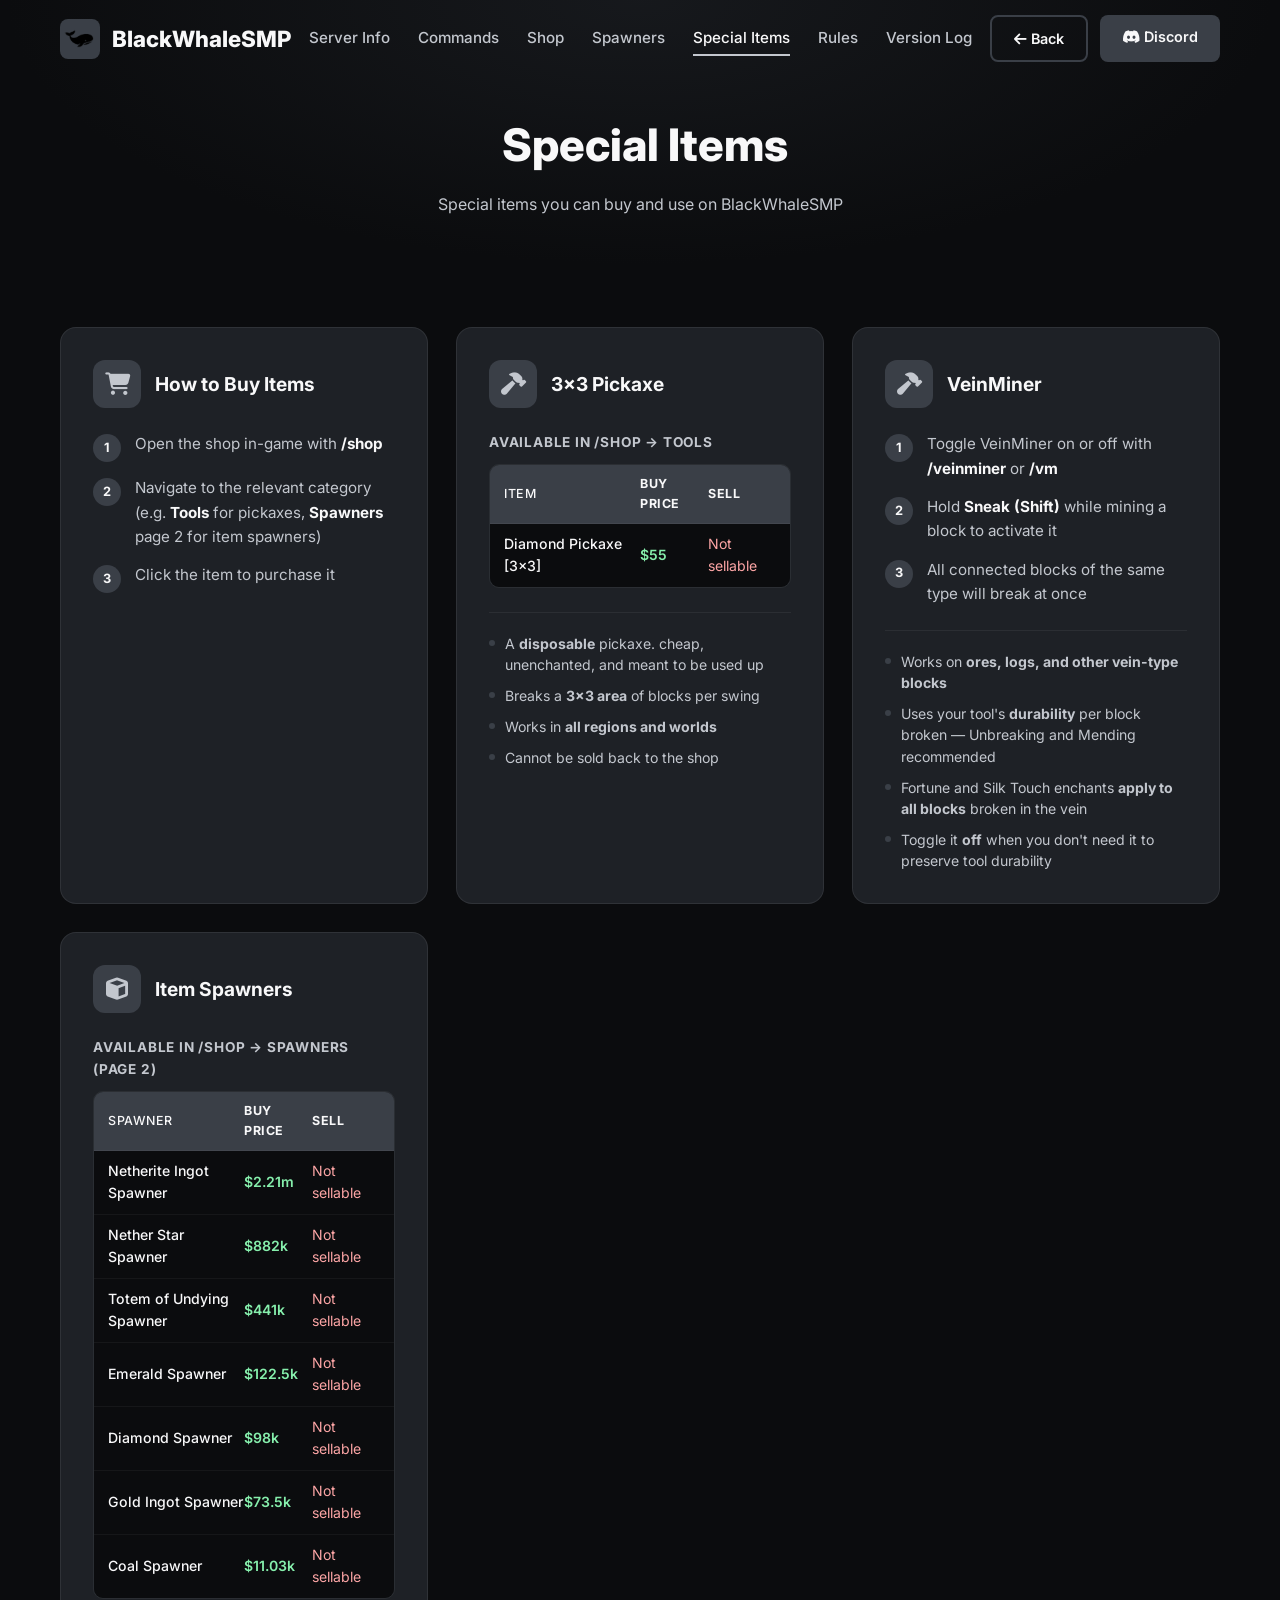
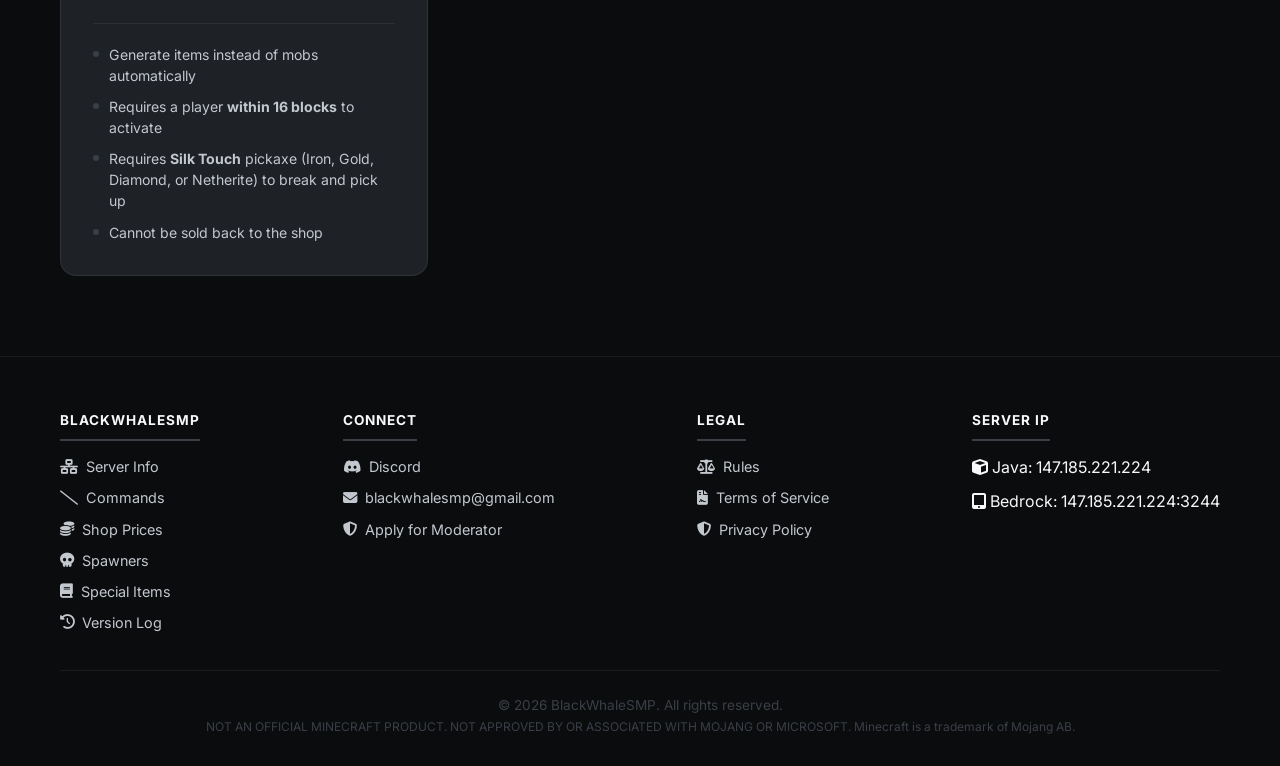
<file: special-items.html>
﻿<!DOCTYPE html>
<html lang="en">
<head>
    <meta charset="UTF-8">
    <meta name="viewport" content="width=device-width, initial-scale=1.0">
    <title>Special Items — BlackWhaleSMP</title>
    <link rel="canonical" href="https://blackwhalesmp.netlify.app/special-items.html">
    <link rel="icon" href="logo.png" type="image/png">
    <link rel="shortcut icon" href="logo.png" type="image/png">
    <link rel="apple-touch-icon" href="logo.png">
    <meta name="description" content="Browse special items available on BlackWhaleSMP including the 3x3 pickaxe and item spawners for Netherite, Diamonds, Emeralds, and more.">
    <meta property="og:type" content="website">
    <meta property="og:url" content="https://blackwhalesmp.netlify.app/special-items.html">
    <meta property="og:title" content="Special Items — BlackWhaleSMP">
    <meta property="og:description" content="Special items on BlackWhaleSMP: 3x3 pickaxe, Netherite Ingot Spawner, Diamond Spawner, and more.">
    <meta name="robots" content="index, follow">
    <meta property="og:image" content="https://blackwhalesmp.netlify.app/logo.png">
    <link rel="preconnect" href="https://fonts.googleapis.com">
    <link rel="preconnect" href="https://fonts.gstatic.com" crossorigin>
    <link href="https://fonts.googleapis.com/css2?family=Inter:wght@300;400;500;600;700;800&display=swap" rel="stylesheet">
    <link rel="stylesheet" href="https://cdnjs.cloudflare.com/ajax/libs/font-awesome/6.4.0/css/all.min.css">
    <style>
        :root {
            --bg:      #0B0C0E;
            --surface: #1E2126;
            --muted:   #3A3F47;
            --silver:  #C3C7CE;
            --light:   #F8F8F9;
        }
        * { margin: 0; padding: 0; box-sizing: border-box; }
        body { font-family: 'Inter', sans-serif; background: var(--bg); color: var(--light); line-height: 1.6; }
        ::-webkit-scrollbar { width: 10px; }
        ::-webkit-scrollbar-track { background: var(--surface); }
        ::-webkit-scrollbar-thumb { background: var(--muted); border-radius: 5px; }
        ::-webkit-scrollbar-thumb:hover { background: var(--silver); }
        * { scrollbar-width: thin; scrollbar-color: var(--muted) var(--surface); }
        .container { max-width: 1200px; margin: 0 auto; padding: 0 20px; }

        /* HEADER */
        header {
            position: fixed; top: 0; left: 0; width: 100%; z-index: 1000;
            padding: 15px 0; transition: all 0.3s ease;
        }
        header.scrolled {
            background: rgba(11,12,14,0.95);
            backdrop-filter: blur(10px);
            box-shadow: 0 4px 20px rgba(0,0,0,0.4);
        }
        .navbar { display: flex; justify-content: space-between; align-items: center; width: 100%; }
        .logo { display: flex; align-items: center; gap: 12px; font-weight: 800; font-size: 1.4rem; color: var(--light); text-decoration: none; }
        .logo-icon { width: 40px; height: 40px; border-radius: 0; overflow: visible; flex-shrink: 0; }
        .logo-icon img { width: 40px; height: 40px; object-fit: contain; display: block; background: var(--muted); border-radius: 8px; padding: 4px; }
        .nav-links { display: flex; gap: 28px; flex: 1; justify-content: center; }
        .nav-links a { color: var(--silver); text-decoration: none; font-weight: 500; font-size: 0.95rem; position: relative; padding: 5px 0; transition: color 0.3s; }
        .nav-links a::after { content: ''; position: absolute; bottom: 0; left: 0; width: 0; height: 2px; background: var(--silver); transition: width 0.3s ease; }
        .nav-links a:hover { color: var(--light); }
        .nav-links a:hover::after { width: 100%; }
        .nav-links a.active { color: var(--light); }
        .nav-links a.active::after { width: 100%; }
        .nav-buttons { display: flex; gap: 12px; }
        .btn { padding: 10px 22px; border-radius: 8px; font-weight: 600; font-size: 0.9rem; text-decoration: none; display: inline-block; transition: all 0.3s ease; text-align: center; cursor: pointer; border: none; font-family: 'Inter', sans-serif; white-space: nowrap; }
        .btn-primary { background: var(--muted); color: var(--light); }
        .btn-primary:hover { background: var(--silver); color: var(--bg); transform: translateY(-2px); box-shadow: 0 8px 20px rgba(0,0,0,0.3); }
        .btn-secondary { background: transparent; color: var(--light); border: 2px solid var(--muted); }
        .btn-secondary:hover { border-color: var(--silver); background: rgba(195,199,206,0.08); transform: translateY(-2px); }
        @media (max-width: 768px) { .nav-links { display: none; } }

        /* PAGE HEADER */
        .page-header {
            padding: 110px 0 50px;
            text-align: center;
            background: radial-gradient(ellipse at 50% 0%, rgba(30,33,38,0.6) 0%, transparent 70%);
        }
        .page-header h1 { font-size: 2.8rem; font-weight: 800; margin-bottom: 10px; }
        .page-header p { color: var(--silver); font-size: 1rem; }

        /* GUIDE CONTENT */
        .guide-content { padding: 60px 0 80px; }

        .guide-grid {
            display: grid;
            grid-template-columns: repeat(auto-fit, minmax(340px, 1fr));
            gap: 28px;
        }

        .guide-card {
            background: var(--surface);
            border: 1px solid rgba(195,199,206,0.1);
            border-radius: 16px;
            padding: 32px;
            transition: transform 0.3s, border-color 0.3s;
        }

        .guide-card:hover { transform: translateY(-4px); border-color: var(--muted); }

        .guide-card-header {
            display: flex;
            align-items: center;
            gap: 14px;
            margin-bottom: 24px;
        }

        .guide-card-icon {
            width: 48px; height: 48px;
            background: var(--muted);
            border-radius: 12px;
            display: flex; align-items: center; justify-content: center;
            font-size: 1.4rem;
            flex-shrink: 0;
        }

        .guide-card h2 { font-size: 1.2rem; font-weight: 700; color: var(--light); }

        .steps { list-style: none; display: flex; flex-direction: column; gap: 14px; }

        .step {
            display: flex;
            gap: 14px;
            align-items: flex-start;
        }

        .step-num {
            min-width: 28px; height: 28px;
            background: var(--muted);
            border-radius: 50%;
            display: flex; align-items: center; justify-content: center;
            font-size: 0.8rem;
            font-weight: 700;
            color: var(--light);
            flex-shrink: 0;
            margin-top: 2px;
        }

        .step-text { font-size: 0.95rem; color: var(--silver); line-height: 1.6; }
        .step-text strong { color: var(--light); }

        .notes {
            margin-top: 24px;
            padding-top: 20px;
            border-top: 1px solid rgba(195,199,206,0.08);
            display: flex;
            flex-direction: column;
            gap: 10px;
        }

        .note {
            display: flex;
            align-items: flex-start;
            gap: 10px;
            font-size: 0.88rem;
            color: var(--silver);
            line-height: 1.5;
        }

        .note-dot {
            width: 6px; height: 6px;
            background: var(--muted);
            border-radius: 50%;
            flex-shrink: 0;
            margin-top: 7px;
        }

        .mobile-tip {
            background: rgba(195,199,206,0.05);
            border: 1px solid rgba(195,199,206,0.12);
            border-radius: 10px;
            padding: 14px 16px;
            margin-top: 16px;
            display: flex;
            gap: 12px;
            align-items: flex-start;
            font-size: 0.88rem;
            color: var(--silver);
            line-height: 1.5;
        }

        .mobile-tip i { color: var(--silver); margin-top: 2px; flex-shrink: 0; }

        /* COMPARE TABLE */
        .compare-section { margin-top: 20px; }
        .compare-label { font-size: 0.85rem; font-weight: 700; color: var(--silver); text-transform: uppercase; letter-spacing: 0.8px; margin-bottom: 10px; }
        .compare-table { border-radius: 10px; overflow: hidden; border: 1px solid rgba(195,199,206,0.08); }
        .compare-row { display: grid; grid-template-columns: 2fr 1fr 1fr; padding: 9px 14px; border-bottom: 1px solid rgba(195,199,206,0.06); font-size: 0.88rem; align-items: center; }
        .compare-row:last-child { border-bottom: none; }
        .compare-header { background: var(--muted); font-weight: 700; font-size: 0.78rem; text-transform: uppercase; letter-spacing: 0.5px; color: var(--light); }
        .compare-row:not(.compare-header) { background: var(--bg); color: var(--silver); }
        .compare-row:not(.compare-header):hover { background: rgba(195,199,206,0.03); }
        .compare-row span:first-child { color: var(--light); font-weight: 500; }
        .better { color: #86efac; font-weight: 600; }
        .worse { color: #fca5a5; }
        .compare-row small { font-size: 0.75rem; opacity: 0.8; }

        /* FOOTER */
        footer {
            background: #0B0C0E;
            border-top: 1px solid rgba(195,199,206,0.08);
            padding: 50px 0 28px;
        }
        .footer-grid { display: flex; justify-content: space-between; flex-wrap: wrap; gap: 36px; margin-bottom: 36px; }
        .footer-col h3 { font-size: 0.85rem; font-weight: 700; text-transform: uppercase; letter-spacing: 1px; color: var(--light); margin-bottom: 14px; padding-bottom: 8px; border-bottom: 2px solid var(--muted); display: inline-block; }
        .footer-links { list-style: none; display: flex; flex-direction: column; gap: 8px; }
        .footer-links a { color: var(--silver); text-decoration: none; font-size: 0.9rem; display: flex; align-items: center; gap: 8px; transition: color 0.3s; }
        .footer-links a:hover { color: var(--light); }
        .copyright { text-align: center; padding-top: 24px; border-top: 1px solid rgba(195,199,206,0.08); color: var(--muted); font-size: 0.85rem; }
        @media (max-width: 768px) { 
            .footer-grid { flex-direction: column; gap: 24px; } 
            .guide-grid { grid-template-columns: 1fr; }
            .page-header h1 { font-size: 2.2rem; }
            .nav-links { display: none; } .nav-buttons { display: none; } .hamburger { display: flex; }
        }
        .hamburger { display:none; flex-direction:column; gap:5px; cursor:pointer; padding:4px; background:none; border:none; }
        .hamburger { display:none; flex-direction:column; gap:5px; cursor:pointer; padding:4px; background:none; border:none; }
        .hamburger span { display:block; width:24px; height:2px; background:var(--light); border-radius:2px; transition:all 0.3s; }
        .hamburger.open span:nth-child(1) { transform:translateY(7px) rotate(45deg); }
        .hamburger.open span:nth-child(2) { opacity:0; }
        .hamburger.open span:nth-child(3) { transform:translateY(-7px) rotate(-45deg); }
        @media (max-width: 768px) { .nav-buttons { display:none !important; } .hamburger { display:flex !important; } }
        .mobile-menu { display:none; position:fixed; top:0; left:0; width:100%; height:100%; background:rgba(11,12,14,0.98); z-index:999; flex-direction:column; align-items:center; justify-content:center; gap:32px; }
        .mobile-menu.open { display:flex; }
        .mobile-menu a { color:var(--light); text-decoration:none; font-size:1.4rem; font-weight:600; transition:color 0.2s; }
        .mobile-menu a:hover { color:var(--silver); }
        .mobile-menu .btn:hover { color: var(--bg) !important; }
        .mobile-menu .mobile-menu-btns { display:flex; flex-direction:column; gap:12px; width:200px; }
        .mobile-menu .mobile-menu-btns .btn { width:100%; text-align:center; }
        @media (max-width: 480px) {
            .page-header { padding: 80px 0 40px; }
            .page-header h1 { font-size: 1.6rem; }
            .page-header p { font-size: 0.9rem; }
            .guide-card { padding: 20px 16px; border-radius: 12px; }
            .guide-card h2 { font-size: 1.05rem; }
            .step-num { min-width: 24px; height: 24px; font-size: 0.7rem; }
            .step-text { font-size: 0.9rem; }
            .compare-row { grid-template-columns: 2fr 1fr 1fr; padding: 8px 10px; font-size: 0.8rem; }
            .compare-header { font-size: 0.7rem; }
        }

        /* == FA ICON STYLE == */
        .guide-card-header i,
        .guide-card-content i,
        .compare-card-header i,
        .spawner-tier-header i,
        .server-stat-icon i,
        .info-icon i,
        .tab-btn i,
        .command-icon i {
            color: var(--silver);
            transition: color 0.2s ease, transform 0.2s ease;
        }
        .guide-card-header i:hover,
        .tab-btn:hover i,
        .command-icon:hover i {
            color: var(--light);
            transform: scale(1.08);
        }
        .btn i { color: inherit !important; }
    </style>
</head>
<body>

    <header id="header">
        <div class="container">
            <nav class="navbar">
                <a href="index.html" class="logo">
                    <div class="logo-icon"><img src="logo.png" alt="BlackWhaleSMP"></div>
                    <span>BlackWhaleSMP</span>
                </a>
                <div class="nav-links">
                    <a href="index.html#server-info">Server Info</a>
                    <a href="index.html#commands">Commands</a>
                    <a href="index.html#shop">Shop</a>
                    <a href="spawners.html">Spawners</a>
                    <a href="special-items.html" class="active">Special Items</a>
                    <a href="rules.html">Rules</a>
                    <a href="versionlog.html">Version Log</a>
                </div>
                <div class="nav-buttons">
                    <a href="index.html" class="btn btn-secondary"><i class="fas fa-arrow-left" aria-hidden="true"></i> Back</a>
                    <a href="https://discord.gg/MxjKHbhrRq" class="btn btn-primary" target="_blank"><i class="fab fa-discord" aria-hidden="true"></i> Discord</a>
                </div>
                <button class="hamburger" id="hamburger"><span></span><span></span><span></span></button>
            </nav>
        </div>
    </header>

    <div class="mobile-menu" id="mobileMenu">
        <a href="index.html#server-info" class="mobile-nav-link">Server Info</a>
        <a href="index.html#commands" class="mobile-nav-link">Commands</a>
        <a href="index.html#shop" class="mobile-nav-link">Shop</a>
        <a href="spawners.html" class="mobile-nav-link">Spawners</a>
        <a href="special-items.html" class="mobile-nav-link">Special Items</a>
        <a href="rules.html" class="mobile-nav-link">Rules</a>
        <a href="versionlog.html" class="mobile-nav-link">Version Log</a>
        <div class="mobile-menu-btns">
            <a href="index.html" class="btn btn-secondary"><i class="fas fa-arrow-left"></i> Back</a>
            <a href="https://discord.gg/MxjKHbhrRq" class="btn btn-primary" target="_blank"><i class="fab fa-discord"></i> Discord</a>
        </div>
    </div>

    <div class="page-header">
        <div class="container">
            <h1><i class="fa-solid fa-sparkles"></i> Special Items</h1>
            <p>Special items you can buy and use on BlackWhaleSMP</p>
        </div>
    </div>

    <div class="guide-content">
        <div class="container">
            <div class="guide-grid">

                <!-- How to Buy -->
                <div class="guide-card">
                    <div class="guide-card-header">
                        <div class="guide-card-icon"><i class="fa-solid fa-cart-shopping"></i></div>
                        <h2>How to Buy Items</h2>
                    </div>
                    <ol class="steps">
                        <li class="step">
                            <div class="step-num">1</div>
                            <div class="step-text">Open the shop in-game with <strong>/shop</strong></div>
                        </li>
                        <li class="step">
                            <div class="step-num">2</div>
                            <div class="step-text">Navigate to the relevant category (e.g. <strong>Tools</strong> for pickaxes, <strong>Spawners</strong> page 2 for item spawners)</div>
                        </li>
                        <li class="step">
                            <div class="step-num">3</div>
                            <div class="step-text">Click the item to purchase it</div>
                        </li>
                    </ol>
                </div>

                <!-- 3x3 Pickaxe -->
                <div class="guide-card">
                    <div class="guide-card-header">
                        <div class="guide-card-icon"><i class="fa-solid fa-hammer"></i></div>
                        <h2>3x3 Pickaxe</h2>
                    </div>
                    <div class="compare-section">
                        <div class="compare-label">Available in /shop → Tools</div>
                        <div class="compare-table">
                            <div class="compare-row compare-header"><span>Item</span><span>Buy Price</span><span>Sell</span></div>
                            <div class="compare-row"><span>Diamond Pickaxe [3x3]</span><span class="better">$55</span><span class="worse">Not sellable</span></div>
                        </div>
                    </div>
                    <div class="notes">
                        <div class="note"><div class="note-dot"></div><span>A <strong>disposable</strong> pickaxe. cheap, unenchanted, and meant to be used up</span></div>
                        <div class="note"><div class="note-dot"></div><span>Breaks a <strong>3x3 area</strong> of blocks per swing</span></div>
                        <div class="note"><div class="note-dot"></div><span>Works in <strong>all regions and worlds</strong></span></div>
                        <div class="note"><div class="note-dot"></div><span>Cannot be sold back to the shop</span></div>
                    </div>
                </div>

                <!-- VeinMiner -->
                <div class="guide-card">
                    <div class="guide-card-header">
                        <div class="guide-card-icon"><i class="fa-solid fa-hammer"></i></div>
                        <h2>VeinMiner</h2>
                    </div>
                    <ol class="steps">
                        <li class="step">
                            <div class="step-num">1</div>
                            <div class="step-text">Toggle VeinMiner on or off with <strong>/veinminer</strong> or <strong>/vm</strong></div>
                        </li>
                        <li class="step">
                            <div class="step-num">2</div>
                            <div class="step-text">Hold <strong>Sneak (Shift)</strong> while mining a block to activate it</div>
                        </li>
                        <li class="step">
                            <div class="step-num">3</div>
                            <div class="step-text">All connected blocks of the same type will break at once</div>
                        </li>
                    </ol>
                    <div class="notes">
                        <div class="note"><div class="note-dot"></div><span>Works on <strong>ores, logs, and other vein-type blocks</strong></span></div>
                        <div class="note"><div class="note-dot"></div><span>Uses your tool's <strong>durability</strong> per block broken — Unbreaking and Mending recommended</span></div>
                        <div class="note"><div class="note-dot"></div><span>Fortune and Silk Touch enchants <strong>apply to all blocks</strong> broken in the vein</span></div>
                        <div class="note"><div class="note-dot"></div><span>Toggle it <strong>off</strong> when you don't need it to preserve tool durability</span></div>
                    </div>
                </div>

                <!-- Item Spawners -->
                <div class="guide-card">
                    <div class="guide-card-header">
                        <div class="guide-card-icon"><i class="fas fa-cube"></i></div>
                        <h2>Item Spawners</h2>
                    </div>
                    <div class="compare-section">
                        <div class="compare-label">Available in /shop → Spawners (page 2)</div>
                        <div class="compare-table">
                            <div class="compare-row compare-header"><span>Spawner</span><span>Buy Price</span><span>Sell</span></div>
                            <div class="compare-row"><span>Netherite Ingot Spawner</span><span class="better">$2,205,000</span><span class="worse">Not sellable</span></div>
                            <div class="compare-row"><span>Nether Star Spawner</span><span class="better">$882,000</span><span class="worse">Not sellable</span></div>
                            <div class="compare-row"><span>Totem of Undying Spawner</span><span class="better">$441,000</span><span class="worse">Not sellable</span></div>
                            <div class="compare-row"><span>Emerald Spawner</span><span class="better">$122,500</span><span class="worse">Not sellable</span></div>
                            <div class="compare-row"><span>Diamond Spawner</span><span class="better">$98,000</span><span class="worse">Not sellable</span></div>
                            <div class="compare-row"><span>Gold Ingot Spawner</span><span class="better">$73,500</span><span class="worse">Not sellable</span></div>
                            <div class="compare-row"><span>Coal Spawner</span><span class="better">$11,025</span><span class="worse">Not sellable</span></div>
                        </div>
                    </div>
                    <div class="notes">
                        <div class="note"><div class="note-dot"></div><span>Generate items instead of mobs automatically</span></div>
                        <div class="note"><div class="note-dot"></div><span>Requires a player <strong>within 16 blocks</strong> to activate</span></div>
                        <div class="note"><div class="note-dot"></div><span>Requires <strong>Silk Touch</strong> pickaxe (Iron, Gold, Diamond, or Netherite) to break and pick up</span></div>
                        <div class="note"><div class="note-dot"></div><span>Cannot be sold back to the shop</span></div>
                    </div>
                </div>

            </div>
        </div>
    </div>

    <footer>
        <div class="container">
            <div class="footer-grid">
                <div class="footer-col">
                    <h3>BlackWhaleSMP</h3>
                    <ul class="footer-links">
                        <li><a href="index.html#server-info"><i class="fas fa-network-wired" aria-hidden="true"></i> Server Info</a></li>
                        <li><a href="index.html#commands"><i class="fas fa-slash" aria-hidden="true"></i> Commands</a></li>
                        <li><a href="index.html#shop"><i class="fas fa-coins" aria-hidden="true"></i> Shop Prices</a></li>
                        <li><a href="spawners.html"><i class="fas fa-skull" aria-hidden="true"></i> Spawners</a></li>
                        <li><a href="special-items.html"><i class="fas fa-book" aria-hidden="true"></i> Special Items</a></li>
                        <li><a href="versionlog.html"><i class="fas fa-clock-rotate-left" aria-hidden="true"></i> Version Log</a></li>
                    </ul>
                </div>
                <div class="footer-col">
                    <h3>Connect</h3>
                    <ul class="footer-links">
                        <li><a href="https://discord.gg/MxjKHbhrRq" target="_blank"><i class="fab fa-discord" aria-hidden="true"></i> Discord</a></li>
                        <li><a href="mailto:blackwhalesmp@gmail.com"><i class="fas fa-envelope" aria-hidden="true"></i> blackwhalesmp@gmail.com</a></li>
                        <li><a href="https://forms.gle/mxeg2DpXF7q8PiGa8" target="_blank"><i class="fas fa-shield-halved" aria-hidden="true"></i> Apply for Moderator</a></li>
                    </ul>
                </div>
                <div class="footer-col">
                    <h3>Legal</h3>
                    <ul class="footer-links">
                        <li><a href="rules.html"><i class="fas fa-scale-balanced" aria-hidden="true"></i> Rules</a></li>
                        <li><a href="terms-of-service.html"><i class="fas fa-file-contract" aria-hidden="true"></i> Terms of Service</a></li>
                        <li><a href="privacy-policy.html"><i class="fas fa-shield-halved" aria-hidden="true"></i> Privacy Policy</a></li>
                    </ul>
                </div>
                <div class="footer-col">
                    <h3>Server IP</h3>
                    <ul class="footer-links">
                        <li><span style="cursor:default;user-select:all;"><i class="fas fa-cube" aria-hidden="true"></i> Java: 147.185.221.224</span></li>
                        <li><span style="cursor:default;user-select:all;"><i class="fas fa-tablet-alt" aria-hidden="true"></i> Bedrock: 147.185.221.224:3244</span></li>
                    </ul>
                </div>
            </div>
            <div class="copyright">&copy; 2026 BlackWhaleSMP. All rights reserved.<br><span style="font-size:0.75rem;">NOT AN OFFICIAL MINECRAFT PRODUCT. NOT APPROVED BY OR ASSOCIATED WITH MOJANG OR MICROSOFT. Minecraft is a trademark of Mojang AB.</span></div>
        </div>
    </footer>

    <script>
        const header = document.getElementById('header');
        window.addEventListener('scroll', () => header.classList.toggle('scrolled', window.scrollY > 50));
        const hamburger = document.getElementById('hamburger');
        const mobileMenu = document.getElementById('mobileMenu');
        hamburger.addEventListener('click', () => { hamburger.classList.toggle('open'); mobileMenu.classList.toggle('open'); document.body.style.overflow = mobileMenu.classList.contains('open') ? 'hidden' : ''; });
        document.querySelectorAll('.mobile-nav-link, .mobile-menu-btns .btn').forEach(l => l.addEventListener('click', () => { hamburger.classList.remove('open'); mobileMenu.classList.remove('open'); document.body.style.overflow = ''; }));

        function fmtPrice(str) {
            const num = parseFloat(str.replace(/[$,]/g, ''));
            if (isNaN(num)) return str;
            if (num >= 1000000000) { const b = num / 1000000000; return '$' + (b % 1 === 0 ? b : parseFloat(b.toFixed(2))) + 'b'; }
            if (num >= 1000000) { const m = num / 1000000; return '$' + (m % 1 === 0 ? m : parseFloat(m.toFixed(2))) + 'm'; }
            if (num >= 1000) { const k = num / 1000; return '$' + (k % 1 === 0 ? k : parseFloat(k.toFixed(2))) + 'k'; }
            return str;
        }
        document.querySelectorAll('.better, .worse').forEach(el => {
            if (el.textContent.startsWith('$')) el.textContent = fmtPrice(el.textContent);
        });
    </script>
</body>
</html>
</file>
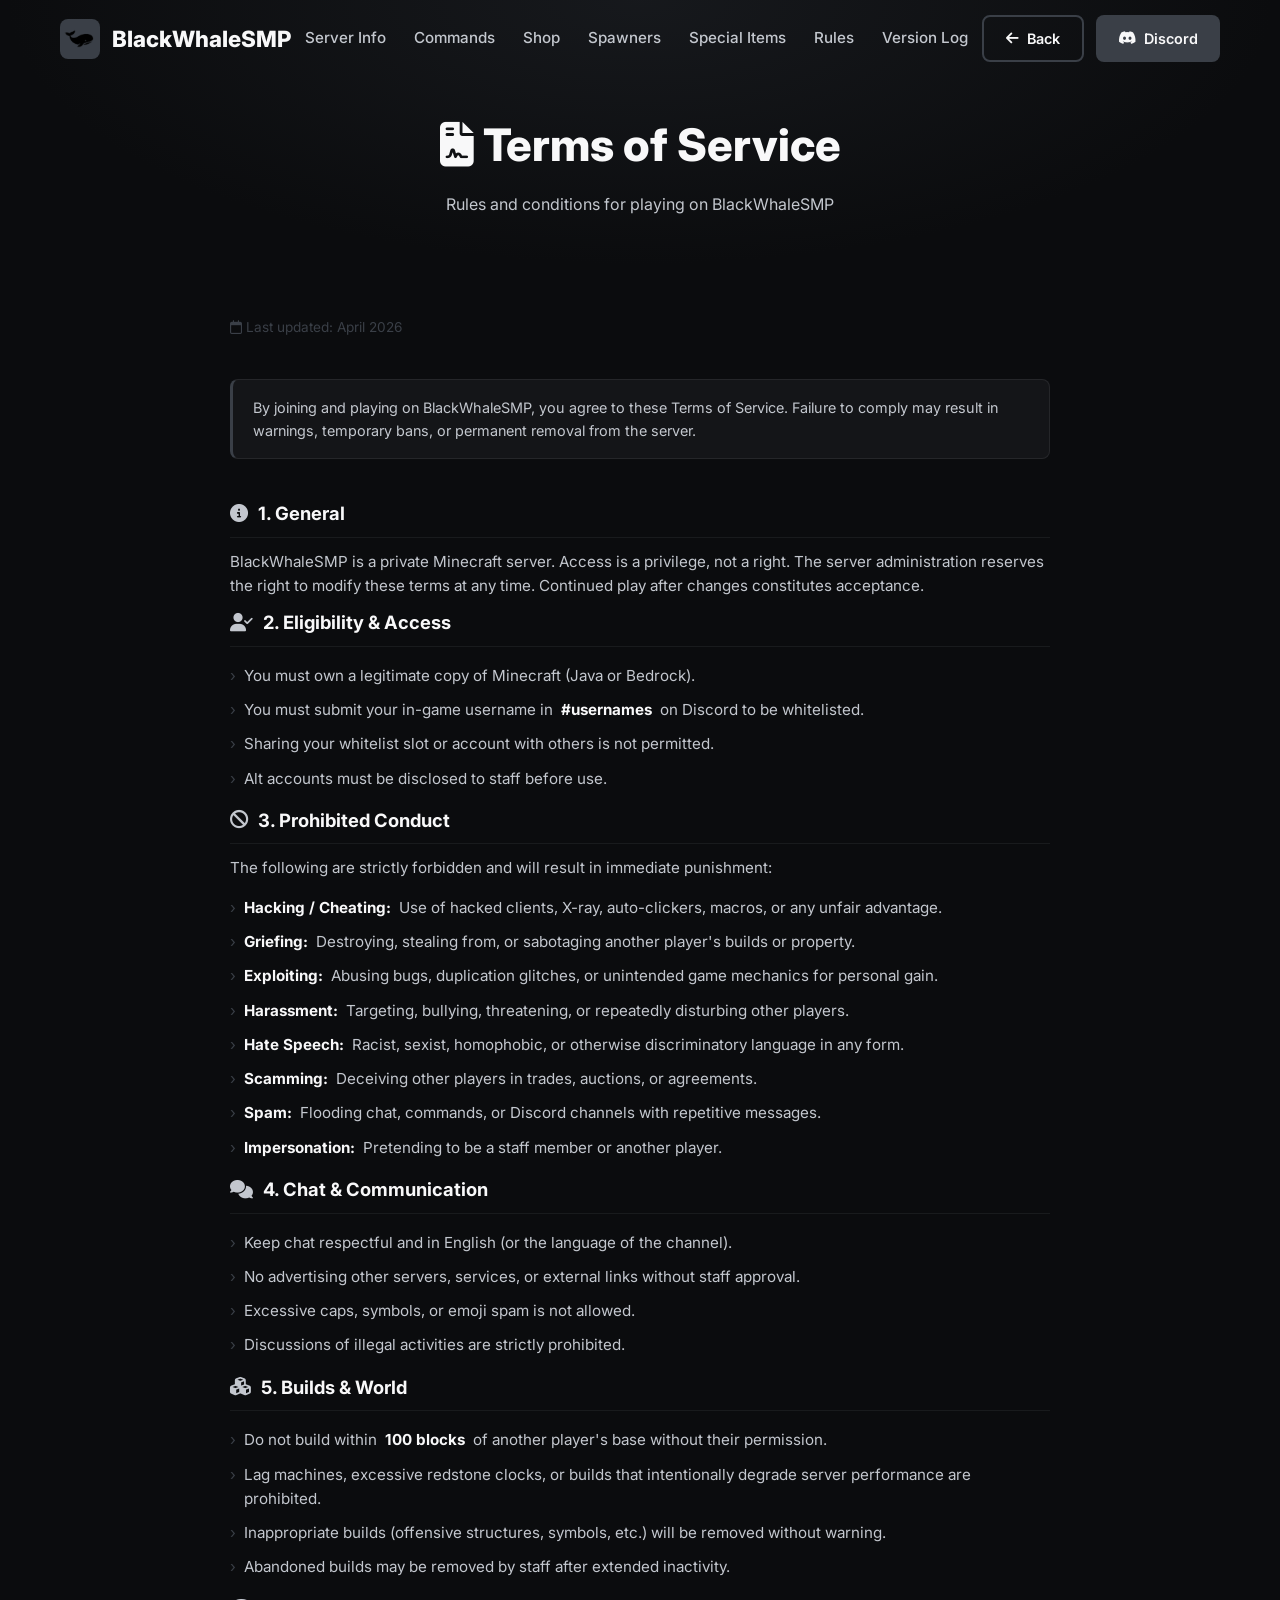
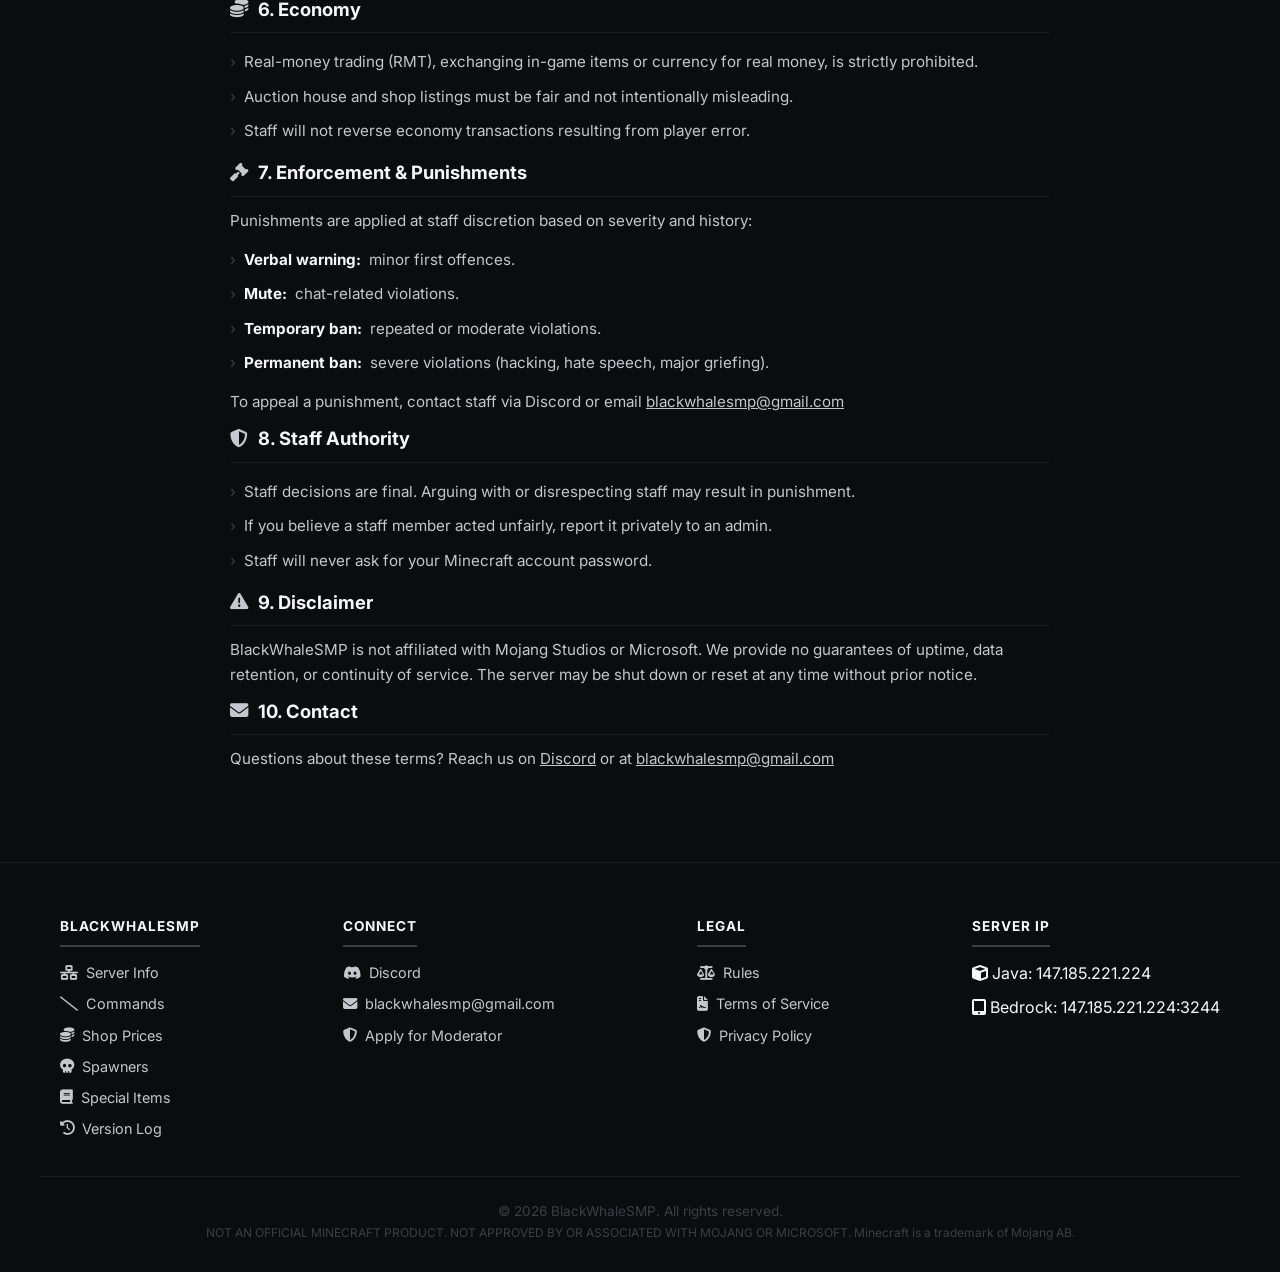
<file: terms-of-service.html>
﻿<!DOCTYPE html>
<html lang="en">
<head>
    <meta charset="UTF-8">
    <meta name="viewport" content="width=device-width, initial-scale=1.0">
    <title>Terms of Service - BlackWhaleSMP</title>
    <link rel="canonical" href="https://blackwhalesmp.netlify.app/terms-of-service.html">
    <meta name="description" content="Terms of Service for BlackWhaleSMP — rules and conditions for playing on the server.">
    <meta name="robots" content="index, follow">
    <meta property="og:type" content="website">
    <meta property="og:url" content="https://blackwhalesmp.netlify.app/terms-of-service.html">
    <meta property="og:title" content="Terms of Service - BlackWhaleSMP">
    <meta property="og:description" content="Terms of Service for BlackWhaleSMP — rules and conditions for playing on the server.">
    <meta property="og:image" content="https://blackwhalesmp.netlify.app/logo.png">
    <link rel="icon" href="logo.png" type="image/png">
    <link rel="shortcut icon" href="logo.png" type="image/png">
    <link rel="apple-touch-icon" href="logo.png">
    <link rel="preconnect" href="https://fonts.googleapis.com">
    <link rel="preconnect" href="https://fonts.gstatic.com" crossorigin>
    <link href="https://fonts.googleapis.com/css2?family=Inter:wght@300;400;500;600;700;800&display=swap" rel="stylesheet">
    <link rel="stylesheet" href="https://cdnjs.cloudflare.com/ajax/libs/font-awesome/6.4.0/css/all.min.css">
    <style>
        :root {
            --bg:      #0B0C0E;
            --surface: #1E2126;
            --muted:   #3A3F47;
            --silver:  #C3C7CE;
            --light:   #F8F8F9;
        }
        * { margin: 0; padding: 0; box-sizing: border-box; }
        body { font-family: 'Inter', sans-serif; background: var(--bg); color: var(--light); line-height: 1.6; }
        ::-webkit-scrollbar { width: 10px; }
        ::-webkit-scrollbar-track { background: var(--surface); }
        ::-webkit-scrollbar-thumb { background: var(--muted); border-radius: 5px; }
        ::-webkit-scrollbar-thumb:hover { background: var(--silver); }
        * { scrollbar-width: thin; scrollbar-color: var(--muted) var(--surface); }
        .container { max-width: 860px; margin: 0 auto; padding: 0 20px; }

        header { position: fixed; top: 0; left: 0; width: 100%; z-index: 1000; padding: 15px 0; transition: all 0.3s ease; }
        header.scrolled { background: rgba(11,12,14,0.95); backdrop-filter: blur(10px); box-shadow: 0 4px 20px rgba(0,0,0,0.4); }
        .navbar { display: flex; justify-content: space-between; align-items: center; width: 100%; max-width: 1200px; margin: 0 auto; padding: 0 20px; }
        .logo { display: flex; align-items: center; gap: 12px; font-weight: 800; font-size: 1.4rem; color: var(--light); text-decoration: none; }
        .logo-icon img { width: 40px; height: 40px; object-fit: contain; display: block; background: var(--muted); border-radius: 8px; padding: 4px; }
        .nav-links { display: flex; gap: 28px; flex: 1; justify-content: center; }
        .nav-links a { color: var(--silver); text-decoration: none; font-weight: 500; font-size: 0.95rem; position: relative; padding: 5px 0; transition: color 0.3s; }
        .nav-links a::after { content: ''; position: absolute; bottom: 0; left: 0; width: 0; height: 2px; background: var(--silver); transition: width 0.3s ease; }
        .nav-links a:hover { color: var(--light); }
        .nav-links a:hover::after { width: 100%; }
        .nav-buttons { display: flex; gap: 12px; }
        .btn { padding: 10px 22px; border-radius: 8px; font-weight: 600; font-size: 0.9rem; text-decoration: none; display: inline-flex; align-items: center; gap: 8px; transition: all 0.3s ease; cursor: pointer; border: none; font-family: 'Inter', sans-serif; white-space: nowrap; }
        .btn-primary { background: var(--muted); color: var(--light); }
        .btn-primary:hover { background: var(--silver); color: var(--bg); transform: translateY(-2px); box-shadow: 0 8px 20px rgba(0,0,0,0.3); }
        .btn-secondary { background: transparent; color: var(--light); border: 2px solid var(--muted); }
        .btn-secondary:hover { border-color: var(--silver); background: rgba(195,199,206,0.08); transform: translateY(-2px); }
        @media (max-width: 768px) { .nav-links { display: none; } }
        .hamburger { display:none; flex-direction:column; gap:5px; cursor:pointer; padding:4px; background:none; border:none; }
        .hamburger span { display:block; width:24px; height:2px; background:var(--light); border-radius:2px; transition:all 0.3s; }
        .hamburger.open span:nth-child(1) { transform:translateY(7px) rotate(45deg); }
        .hamburger.open span:nth-child(2) { opacity:0; }
        .hamburger.open span:nth-child(3) { transform:translateY(-7px) rotate(-45deg); }
        .mobile-menu { display:none; position:fixed; top:0; left:0; width:100%; height:100%; background:rgba(11,12,14,0.98); z-index:999; flex-direction:column; align-items:center; justify-content:center; gap:32px; }
        .mobile-menu.open { display:flex; }
        .mobile-menu a { color:var(--light); text-decoration:none; font-size:1.4rem; font-weight:600; transition:color 0.2s; }
        .mobile-menu a:hover { color:var(--silver); }
        .mobile-menu .btn:hover { color: var(--bg) !important; }
        .mobile-menu .mobile-menu-btns { display:flex; flex-direction:column; gap:12px; width:200px; }
        .mobile-menu .mobile-menu-btns .btn { width:100%; text-align:center; }
        @media (max-width:768px) { .nav-buttons { display:none; } .hamburger { display:flex; } }

        .page-header { padding: 110px 0 50px; text-align: center; background: radial-gradient(ellipse at 50% 0%, rgba(30,33,38,0.6) 0%, transparent 70%); }
        .page-header h1 { font-size: 2.8rem; font-weight: 800; margin-bottom: 10px; }
        .page-header p { color: var(--silver); font-size: 1rem; }
        .doc-body { padding: 50px 0 80px; }
        .last-updated { color: var(--muted); font-size: 0.85rem; margin-bottom: 40px; }
        .doc-section h2 { font-size: 1.15rem; font-weight: 700; color: var(--light); margin-bottom: 12px; display: flex; align-items: center; gap: 10px; padding-bottom: 8px; border-bottom: 1px solid rgba(195,199,206,0.08); }
        .doc-section h2 i { color: var(--silver); }
        .doc-section p { color: var(--silver); font-size: 0.95rem; margin-bottom: 10px; }
        .doc-section ul { list-style: none; margin: 10px 0; }
        .doc-section ul li { color: var(--silver); font-size: 0.95rem; padding: 5px 0; display: flex; align-items: flex-start; gap: 8px; }
        .doc-section ul li::before { content: "›"; color: var(--muted); flex-shrink: 0; }
        .doc-section ul li strong { color: var(--light); }

        .notice { background: rgba(195,199,206,0.05); border: 1px solid rgba(195,199,206,0.1); border-left: 3px solid var(--muted); border-radius: 8px; padding: 16px 20px; margin-bottom: 40px; color: var(--silver); font-size: 0.9rem; }

        footer { background: #0B0C0E; border-top: 1px solid rgba(195,199,206,0.08); padding: 50px 0 28px; }
        .footer-grid { display: flex; justify-content: space-between; flex-wrap: wrap; gap: 36px; margin-bottom: 36px; max-width: 1200px; margin-left: auto; margin-right: auto; padding: 0 20px; }
        .footer-col h3 { font-size: 0.85rem; font-weight: 700; text-transform: uppercase; letter-spacing: 1px; color: var(--light); margin-bottom: 14px; padding-bottom: 8px; border-bottom: 2px solid var(--muted); display: inline-block; }
        .footer-links { list-style: none; display: flex; flex-direction: column; gap: 8px; }
        .footer-links a { color: var(--silver); text-decoration: none; font-size: 0.9rem; display: flex; align-items: center; gap: 8px; transition: color 0.3s; }
        .footer-links a:hover { color: var(--light); }
        .copyright { text-align: center; padding-top: 24px; border-top: 1px solid rgba(195,199,206,0.08); color: var(--muted); font-size: 0.85rem; max-width: 1200px; margin: 0 auto; padding-left: 20px; padding-right: 20px; }
        @media (max-width: 768px) { .footer-grid { flex-direction: column; gap: 24px; } .page-header h1 { font-size: 2rem; } }
        @media (max-width: 480px) { .page-header h1 { font-size: 1.7rem; } }
    </style>
</head>
<body>

    <header id="header">
        <nav class="navbar">
            <a href="index.html" class="logo">
                <div class="logo-icon"><img src="logo.png" alt="BlackWhaleSMP"></div>
                <span>BlackWhaleSMP</span>
            </a>
            <div class="nav-links">
                <a href="index.html#server-info">Server Info</a>
                <a href="index.html#commands">Commands</a>
                <a href="index.html#shop">Shop</a>
                <a href="spawners.html">Spawners</a>
                <a href="special-items.html">Special Items</a>
                <a href="rules.html">Rules</a>
                <a href="versionlog.html">Version Log</a>
            </div>
            <div class="nav-buttons">
                <a href="index.html" class="btn btn-secondary"><i class="fas fa-arrow-left"></i> Back</a>
                <a href="https://discord.gg/MxjKHbhrRq" class="btn btn-primary" target="_blank"><i class="fab fa-discord"></i> Discord</a>
            </div>
            <button class="hamburger" id="hamburger"><span></span><span></span><span></span></button>
        </nav>
    </header>

    <div class="mobile-menu" id="mobileMenu">
        <a href="index.html#server-info" class="mobile-nav-link">Server Info</a>
        <a href="index.html#commands" class="mobile-nav-link">Commands</a>
        <a href="index.html#shop" class="mobile-nav-link">Shop</a>
        <a href="spawners.html" class="mobile-nav-link">Spawners</a>
        <a href="special-items.html" class="mobile-nav-link">Special Items</a>
        <a href="rules.html" class="mobile-nav-link">Rules</a>
        <a href="versionlog.html" class="mobile-nav-link">Version Log</a>
        <div class="mobile-menu-btns">
            <a href="index.html" class="btn btn-secondary"><i class="fas fa-arrow-left"></i> Back</a>
            <a href="https://discord.gg/MxjKHbhrRq" class="btn btn-primary" target="_blank"><i class="fab fa-discord"></i> Discord</a>
        </div>
    </div>

    <div class="page-header">
        <div class="container">
            <h1><i class="fa-solid fa-file-contract"></i> Terms of Service</h1>
            <p>Rules and conditions for playing on BlackWhaleSMP</p>
        </div>
    </div>

    <div class="doc-body">
        <div class="container">
            <p class="last-updated"><i class="fa-regular fa-calendar"></i> Last updated: April 2026</p>

            <div class="notice">
                By joining and playing on BlackWhaleSMP, you agree to these Terms of Service. Failure to comply may result in warnings, temporary bans, or permanent removal from the server.
            </div>

            <div class="doc-section">
                <h2><i class="fa-solid fa-circle-info"></i> 1. General</h2>
                <p>BlackWhaleSMP is a private Minecraft server. Access is a privilege, not a right. The server administration reserves the right to modify these terms at any time. Continued play after changes constitutes acceptance.</p>
            </div>

            <div class="doc-section">
                <h2><i class="fa-solid fa-user-check"></i> 2. Eligibility & Access</h2>
                <ul>
                    <li>You must own a legitimate copy of Minecraft (Java or Bedrock).</li>
                    <li>You must submit your in-game username in <strong>#usernames</strong> on Discord to be whitelisted.</li>
                    <li>Sharing your whitelist slot or account with others is not permitted.</li>
                    <li>Alt accounts must be disclosed to staff before use.</li>
                </ul>
            </div>

            <div class="doc-section">
                <h2><i class="fa-solid fa-ban"></i> 3. Prohibited Conduct</h2>
                <p>The following are strictly forbidden and will result in immediate punishment:</p>
                <ul>
                    <li><strong>Hacking / Cheating:</strong> Use of hacked clients, X-ray, auto-clickers, macros, or any unfair advantage.</li>
                    <li><strong>Griefing:</strong> Destroying, stealing from, or sabotaging another player's builds or property.</li>
                    <li><strong>Exploiting:</strong> Abusing bugs, duplication glitches, or unintended game mechanics for personal gain.</li>
                    <li><strong>Harassment:</strong> Targeting, bullying, threatening, or repeatedly disturbing other players.</li>
                    <li><strong>Hate Speech:</strong> Racist, sexist, homophobic, or otherwise discriminatory language in any form.</li>
                    <li><strong>Scamming:</strong> Deceiving other players in trades, auctions, or agreements.</li>
                    <li><strong>Spam:</strong> Flooding chat, commands, or Discord channels with repetitive messages.</li>
                    <li><strong>Impersonation:</strong> Pretending to be a staff member or another player.</li>
                </ul>
            </div>

            <div class="doc-section">
                <h2><i class="fa-solid fa-comments"></i> 4. Chat & Communication</h2>
                <ul>
                    <li>Keep chat respectful and in English (or the language of the channel).</li>
                    <li>No advertising other servers, services, or external links without staff approval.</li>
                    <li>Excessive caps, symbols, or emoji spam is not allowed.</li>
                    <li>Discussions of illegal activities are strictly prohibited.</li>
                </ul>
            </div>

            <div class="doc-section">
                <h2><i class="fa-solid fa-cubes"></i> 5. Builds & World</h2>
                <ul>
                    <li>Do not build within <strong>100 blocks</strong> of another player's base without their permission.</li>
                    <li>Lag machines, excessive redstone clocks, or builds that intentionally degrade server performance are prohibited.</li>
                    <li>Inappropriate builds (offensive structures, symbols, etc.) will be removed without warning.</li>
                    <li>Abandoned builds may be removed by staff after extended inactivity.</li>
                </ul>
            </div>

            <div class="doc-section">
                <h2><i class="fa-solid fa-coins"></i> 6. Economy</h2>
                <ul>
                    <li>Real-money trading (RMT), exchanging in-game items or currency for real money, is strictly prohibited.</li>
                    <li>Auction house and shop listings must be fair and not intentionally misleading.</li>
                    <li>Staff will not reverse economy transactions resulting from player error.</li>
                </ul>
            </div>

            <div class="doc-section">
                <h2><i class="fa-solid fa-gavel"></i> 7. Enforcement & Punishments</h2>
                <p>Punishments are applied at staff discretion based on severity and history:</p>
                <ul>
                    <li><strong>Verbal warning:</strong> minor first offences.</li>
                    <li><strong>Mute:</strong> chat-related violations.</li>
                    <li><strong>Temporary ban:</strong> repeated or moderate violations.</li>
                    <li><strong>Permanent ban:</strong> severe violations (hacking, hate speech, major griefing).</li>
                </ul>
                <p>To appeal a punishment, contact staff via Discord or email <a href="mailto:blackwhalesmp@gmail.com" style="color: var(--silver);">blackwhalesmp@gmail.com</a></p>
            </div>

            <div class="doc-section">
                <h2><i class="fa-solid fa-shield-halved"></i> 8. Staff Authority</h2>
                <ul>
                    <li>Staff decisions are final. Arguing with or disrespecting staff may result in punishment.</li>
                    <li>If you believe a staff member acted unfairly, report it privately to an admin.</li>
                    <li>Staff will never ask for your Minecraft account password.</li>
                </ul>
            </div>

            <div class="doc-section">
                <h2><i class="fa-solid fa-triangle-exclamation"></i> 9. Disclaimer</h2>
                <p>BlackWhaleSMP is not affiliated with Mojang Studios or Microsoft. We provide no guarantees of uptime, data retention, or continuity of service. The server may be shut down or reset at any time without prior notice.</p>
            </div>

            <div class="doc-section">
                <h2><i class="fa-solid fa-envelope"></i> 10. Contact</h2>
                <p>Questions about these terms? Reach us on <a href="https://discord.gg/MxjKHbhrRq" target="_blank" style="color: var(--silver);">Discord</a> or at <a href="mailto:blackwhalesmp@gmail.com" style="color: var(--silver);">blackwhalesmp@gmail.com</a></p>
            </div>
        </div>
    </div>

    <footer>
        <div class="footer-grid">
            <div class="footer-col">
                <h3>BlackWhaleSMP</h3>
                <ul class="footer-links">
                    <li><a href="index.html#server-info"><i class="fas fa-network-wired" aria-hidden="true"></i> Server Info</a></li>
                    <li><a href="index.html#commands"><i class="fas fa-slash" aria-hidden="true"></i> Commands</a></li>
                    <li><a href="index.html#shop"><i class="fas fa-coins" aria-hidden="true"></i> Shop Prices</a></li>
                    <li><a href="spawners.html"><i class="fas fa-skull" aria-hidden="true"></i> Spawners</a></li>
                    <li><a href="special-items.html"><i class="fas fa-book" aria-hidden="true"></i> Special Items</a></li>
                    <li><a href="versionlog.html"><i class="fas fa-clock-rotate-left" aria-hidden="true"></i> Version Log</a></li>
                </ul>
            </div>
            <div class="footer-col">
                <h3>Connect</h3>
                <ul class="footer-links">
                    <li><a href="https://discord.gg/MxjKHbhrRq" target="_blank"><i class="fab fa-discord" aria-hidden="true"></i> Discord</a></li>
                    <li><a href="mailto:blackwhalesmp@gmail.com"><i class="fas fa-envelope" aria-hidden="true"></i> blackwhalesmp@gmail.com</a></li>
                    <li><a href="https://forms.gle/mxeg2DpXF7q8PiGa8" target="_blank"><i class="fas fa-shield-halved" aria-hidden="true"></i> Apply for Moderator</a></li>
                </ul>
            </div>
            <div class="footer-col">
                <h3>Legal</h3>
                <ul class="footer-links">
                    <li><a href="rules.html"><i class="fas fa-scale-balanced" aria-hidden="true"></i> Rules</a></li>
                    <li><a href="terms-of-service.html"><i class="fas fa-file-contract" aria-hidden="true"></i> Terms of Service</a></li>
                    <li><a href="privacy-policy.html"><i class="fas fa-shield-halved" aria-hidden="true"></i> Privacy Policy</a></li>
                </ul>
            </div>
            <div class="footer-col">
                <h3>Server IP</h3>
                <ul class="footer-links">
                    <li><span style="cursor:default;user-select:all;"><i class="fas fa-cube" aria-hidden="true"></i> Java: 147.185.221.224</span></li>
                    <li><span style="cursor:default;user-select:all;"><i class="fas fa-tablet-alt" aria-hidden="true"></i> Bedrock: 147.185.221.224:3244</span></li>
                </ul>
            </div>
        </div>
        <div class="copyright">&copy; 2026 BlackWhaleSMP. All rights reserved.<br><span style="font-size:0.75rem;">NOT AN OFFICIAL MINECRAFT PRODUCT. NOT APPROVED BY OR ASSOCIATED WITH MOJANG OR MICROSOFT. Minecraft is a trademark of Mojang AB.</span></div>
    </footer>

    <script>
        const header = document.getElementById('header');
        window.addEventListener('scroll', () => header.classList.toggle('scrolled', window.scrollY > 50));
        const hamburger = document.getElementById('hamburger');
        const mobileMenu = document.getElementById('mobileMenu');
        hamburger.addEventListener('click', () => { hamburger.classList.toggle('open'); mobileMenu.classList.toggle('open'); document.body.style.overflow = mobileMenu.classList.contains('open') ? 'hidden' : ''; });
        document.querySelectorAll('.mobile-nav-link, .mobile-menu-btns .btn').forEach(l => l.addEventListener('click', () => { hamburger.classList.remove('open'); mobileMenu.classList.remove('open'); document.body.style.overflow = ''; }));
    </script>
</body>
</html>
</file>
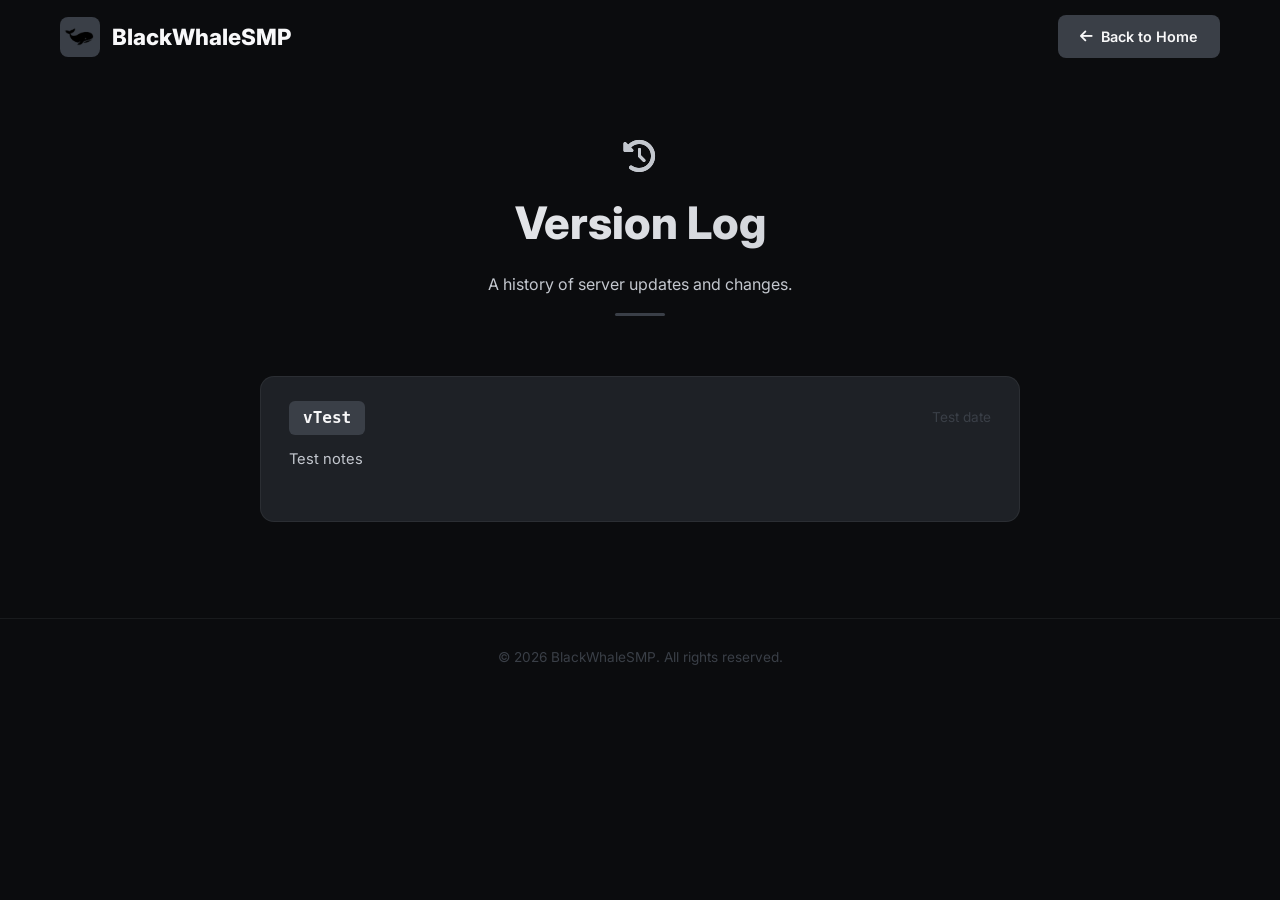
<file: versionlog.html>
<!DOCTYPE html>
<html lang="en">
<head>
    <meta charset="UTF-8">
    <meta name="viewport" content="width=device-width, initial-scale=1.0">
    <title>Version Log — BlackWhaleSMP</title>
    <link rel="canonical" href="https://blackwhalesmp.netlify.app/versionlog.html">
    <link rel="icon" href="logo.png" type="image/png">
    <meta name="description" content="BlackWhaleSMP server version history and update log.">
    <meta name="robots" content="index, follow">
    <link rel="preconnect" href="https://fonts.googleapis.com">
    <link rel="preconnect" href="https://fonts.gstatic.com" crossorigin>
    <link href="https://fonts.googleapis.com/css2?family=Inter:wght@300;400;500;600;700;800&display=swap" rel="stylesheet">
    <link rel="stylesheet" href="https://cdnjs.cloudflare.com/ajax/libs/font-awesome/6.4.0/css/all.min.css">
    <style>
        :root {
            --bg: #0B0C0E;
            --surface: #1E2126;
            --muted: #3A3F47;
            --silver: #C3C7CE;
            --light: #F8F8F9;
            --glass: rgba(30,33,38,0.85);
        }

        * { margin: 0; padding: 0; box-sizing: border-box; }

        body {
            font-family: 'Inter', sans-serif;
            background: var(--bg);
            color: var(--light);
            overflow-x: hidden;
            line-height: 1.6;
        }

        ::-webkit-scrollbar { width: 10px; }
        ::-webkit-scrollbar-track { background: var(--surface); }
        ::-webkit-scrollbar-thumb { background: var(--muted); border-radius: 5px; }
        ::-webkit-scrollbar-thumb:hover { background: var(--silver); }
        * { scrollbar-width: thin; scrollbar-color: var(--muted) var(--surface); }

        .container { max-width: 800px; margin: 0 auto; padding: 0 20px; }

        header {
            position: fixed;
            top: 0; left: 0;
            width: 100%;
            z-index: 1000;
            padding: 15px 0;
            transition: all 0.3s ease;
        }

        header.scrolled {
            background: rgba(11,12,14,0.95);
            backdrop-filter: blur(10px);
            box-shadow: 0 4px 20px rgba(0,0,0,0.4);
        }

        .navbar { display: flex; justify-content: space-between; align-items: center; max-width: 1200px; margin: 0 auto; padding: 0 20px; }

        .logo {
            display: flex;
            align-items: center;
            gap: 12px;
            font-weight: 800;
            font-size: 1.4rem;
            color: var(--light);
            text-decoration: none;
        }

        .logo img { width: 40px; height: 40px; object-fit: contain; background: var(--muted); border-radius: 8px; padding: 4px; }

        .btn {
            padding: 10px 22px;
            border-radius: 8px;
            font-weight: 600;
            font-size: 0.9rem;
            text-decoration: none;
            display: inline-flex;
            align-items: center;
            gap: 8px;
            transition: all 0.3s ease;
            cursor: pointer;
            border: none;
            font-family: 'Inter', sans-serif;
        }

        .btn-primary { background: var(--muted); color: var(--light); }
        .btn-primary:hover { background: var(--silver); color: var(--bg); transform: translateY(-2px); }

        .page-hero {
            padding: 140px 0 60px;
            text-align: center;
        }

        .page-hero h1 {
            font-size: 2.8rem;
            font-weight: 800;
            background: linear-gradient(135deg, var(--light) 0%, var(--silver) 100%);
            -webkit-background-clip: text;
            -webkit-text-fill-color: transparent;
            background-clip: text;
            margin-bottom: 12px;
        }

        .page-hero p {
            color: var(--silver);
            font-size: 1rem;
        }

        .section-divider {
            width: 50px; height: 3px;
            background: var(--muted);
            border-radius: 2px;
            margin: 16px auto 0;
        }

        .vlog-list {
            padding: 0 0 80px;
        }

        .vlog-entry {
            background: var(--surface);
            border: 1px solid rgba(195,199,206,0.08);
            border-radius: 14px;
            padding: 24px 28px;
            margin-bottom: 16px;
            transition: border-color 0.3s, transform 0.3s;
        }

        .vlog-entry:hover {
            border-color: var(--muted);
            transform: translateY(-2px);
        }

        .vlog-header {
            display: flex;
            justify-content: space-between;
            align-items: center;
            margin-bottom: 12px;
            flex-wrap: wrap;
            gap: 8px;
        }

        .vlog-version {
            font-weight: 700;
            font-size: 1rem;
            color: var(--light);
            background: var(--muted);
            padding: 4px 14px;
            border-radius: 6px;
            font-family: monospace;
        }

        .vlog-date {
            font-size: 0.85rem;
            color: var(--muted);
        }

        .vlog-notes {
            font-size: 0.92rem;
            color: var(--silver);
            line-height: 1.7;
        }

        .vlog-empty {
            text-align: center;
            color: var(--muted);
            padding: 60px 0;
            font-size: 0.95rem;
        }

        footer {
            background: var(--bg);
            border-top: 1px solid rgba(195,199,206,0.08);
            padding: 28px 0;
            text-align: center;
            color: var(--muted);
            font-size: 0.85rem;
        }

        @media (max-width: 600px) {
            .page-hero h1 { font-size: 2rem; }
            .vlog-entry { padding: 18px 20px; }
        }
    </style>
</head>
<body>

    <header id="header">
        <nav class="navbar">
            <a href="index.html" class="logo">
                <img src="logo.png" alt="BlackWhaleSMP">
                <span>BlackWhaleSMP</span>
            </a>
            <a href="index.html" class="btn btn-primary"><i class="fas fa-arrow-left"></i> Back to Home</a>
        </nav>
    </header>

    <div class="page-hero">
        <div class="container">
            <h1><i class="fas fa-clock-rotate-left" style="font-size:2rem;margin-bottom:16px;display:block;-webkit-text-fill-color:var(--silver)"></i>Version Log</h1>
            <p>A history of server updates and changes.</p>
            <div class="section-divider"></div>
        </div>
    </div>

    <div class="vlog-list">
        <div class="container">
            <div id="versionlog-entries"><div class="vlog-empty">No entries yet.</div></div>
        </div>
    </div>

    <footer>
        &copy; 2026 BlackWhaleSMP. All rights reserved.
    </footer>

    <script>
        window.addEventListener('scroll', () => {
            document.getElementById('header').classList.toggle('scrolled', window.scrollY > 50);
        });

        fetch('/_data/versionlog.json')
            .then(r => r.ok ? r.json() : null)
            .then(data => {
                if (!data || !data.entries || !data.entries.length) return;
                const container = document.getElementById('versionlog-entries');
                const sorted = [...data.entries].sort((a, b) => new Date(b.date) - new Date(a.date));
                container.innerHTML = sorted.map(e => `
                    <div class="vlog-entry">
                        <div class="vlog-header">
                            <span class="vlog-version">v${e.version}</span>
                            <span class="vlog-date">${e.date}</span>
                        </div>
                        <div class="vlog-notes">${e.notes.replace(/\n/g, '<br>')}</div>
                    </div>`).join('');
            })
            .catch(() => {});
    </script>
</body>
</html>
</file>
